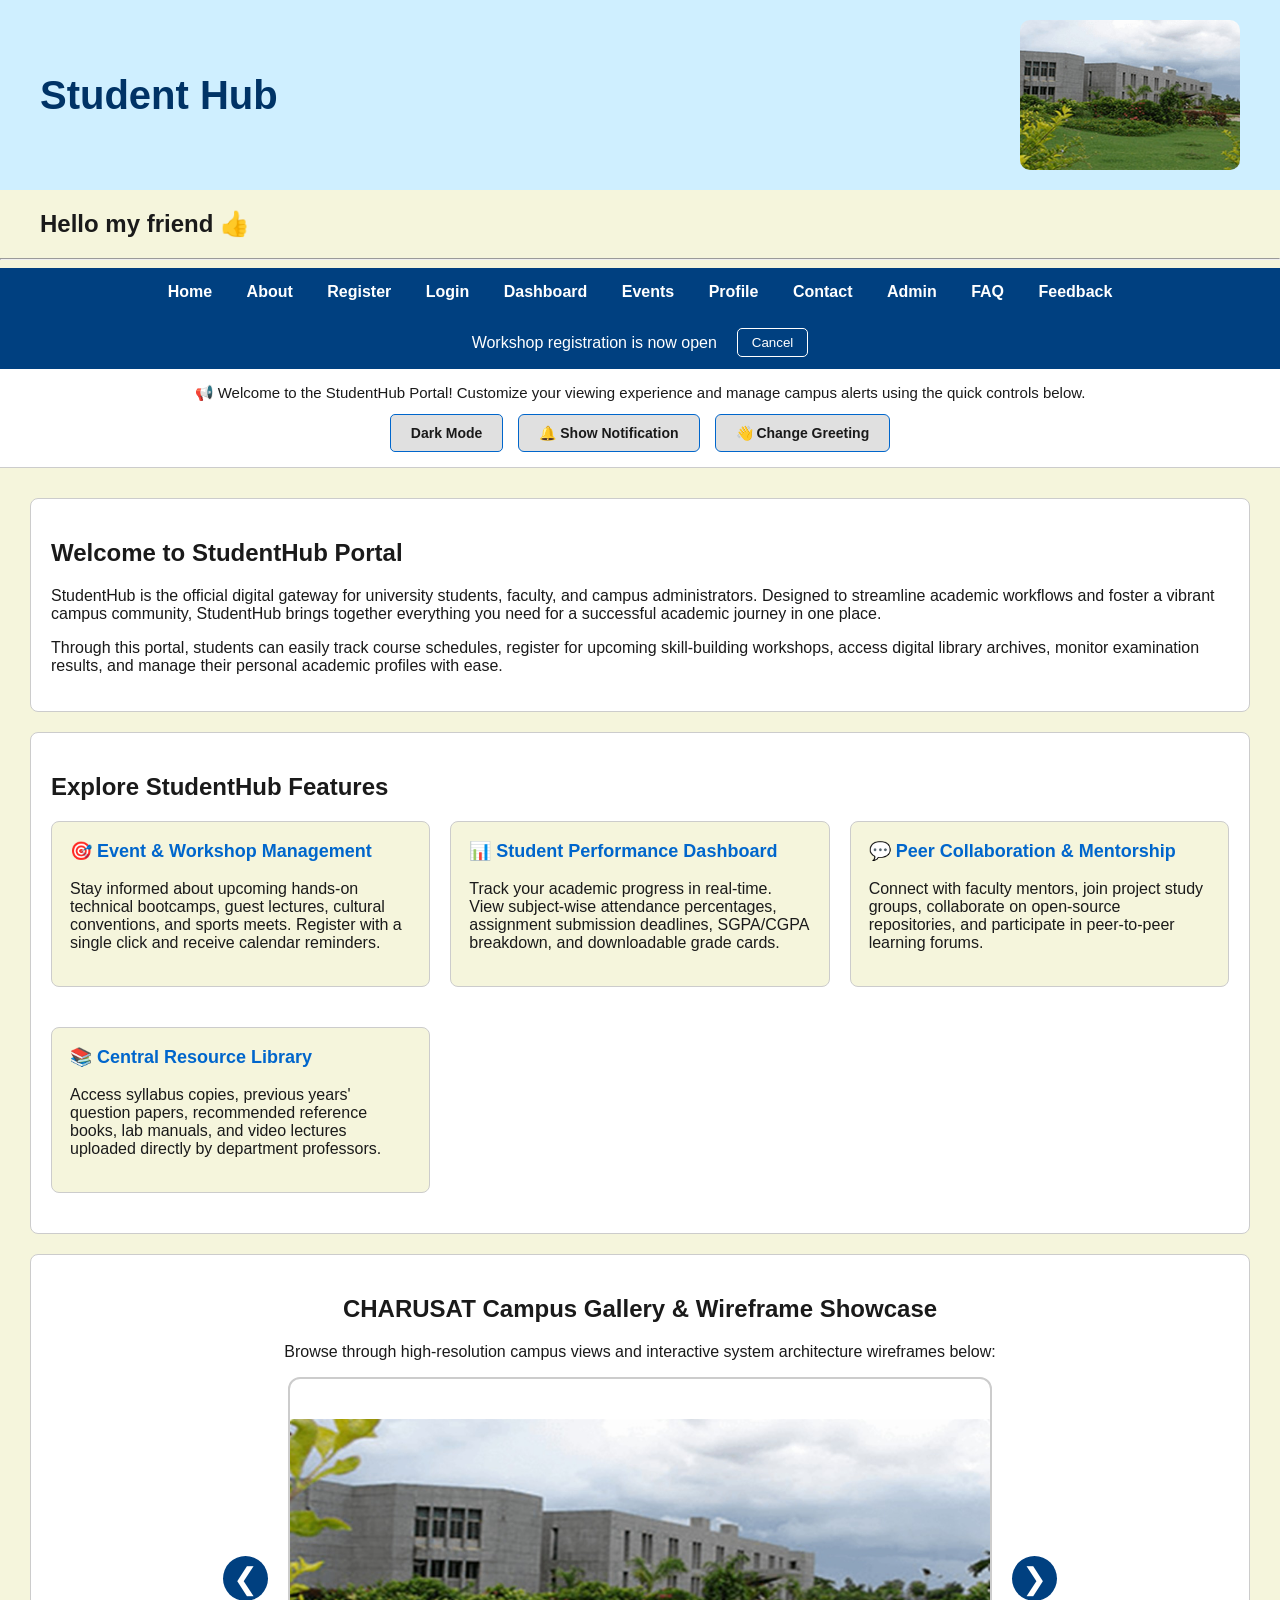
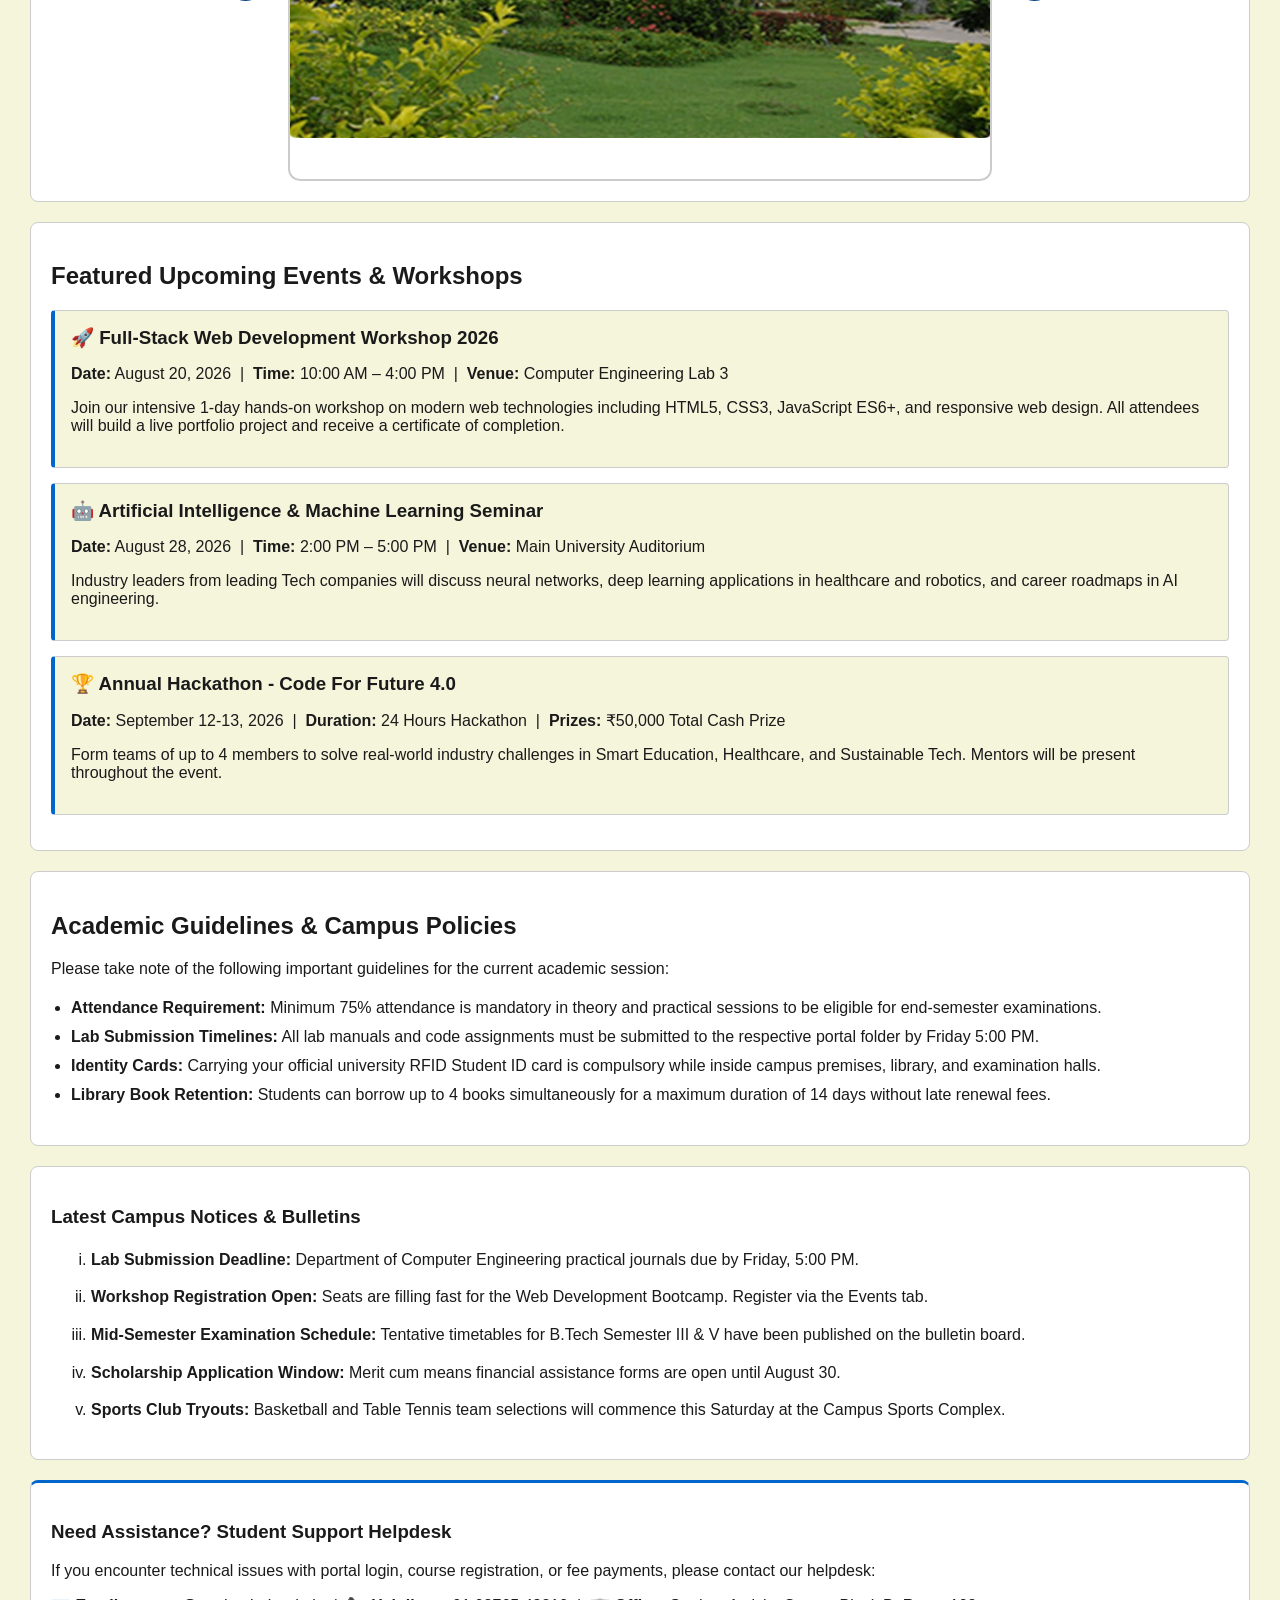
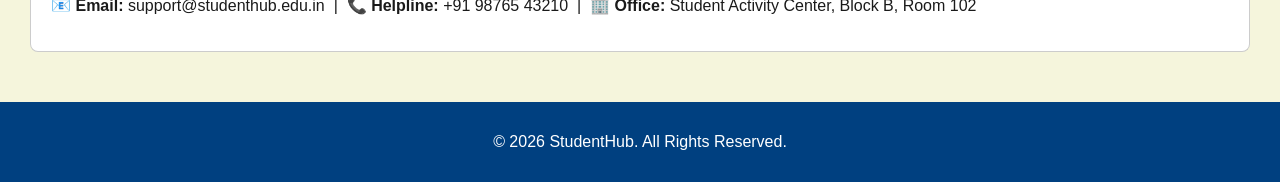
<file: index.html>
<!DOCTYPE html>
<html lang="en">
<head>
    <meta charset="UTF-8">
    <meta http-equiv="refresh" content="0; url=pages/index.html">
    <title>Redirecting to StudentHub...</title>
    <script>
        window.location.href = "pages/index.html";
    </script>
</head>
<body>
    <p>Redirecting to <a href="pages/index.html">StudentHub Portal</a>...</p>
</body>
</html>
</file>
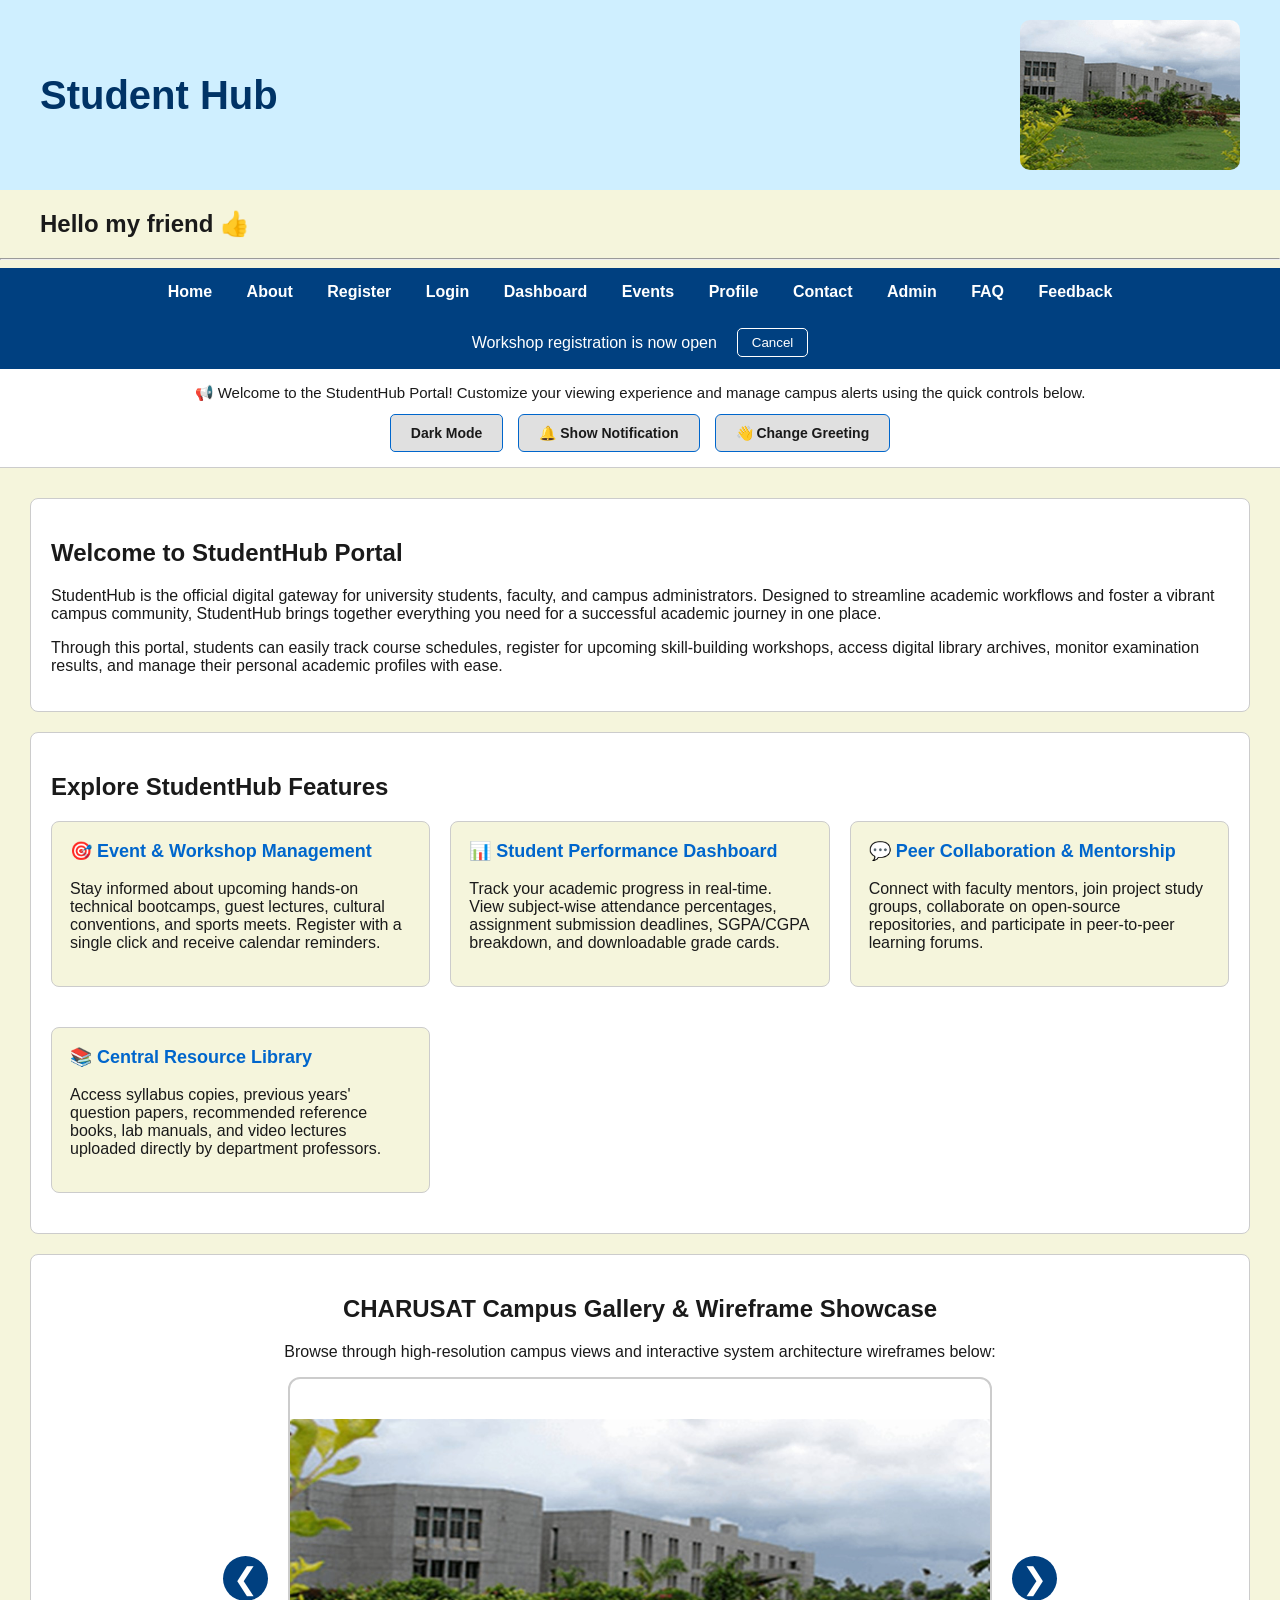
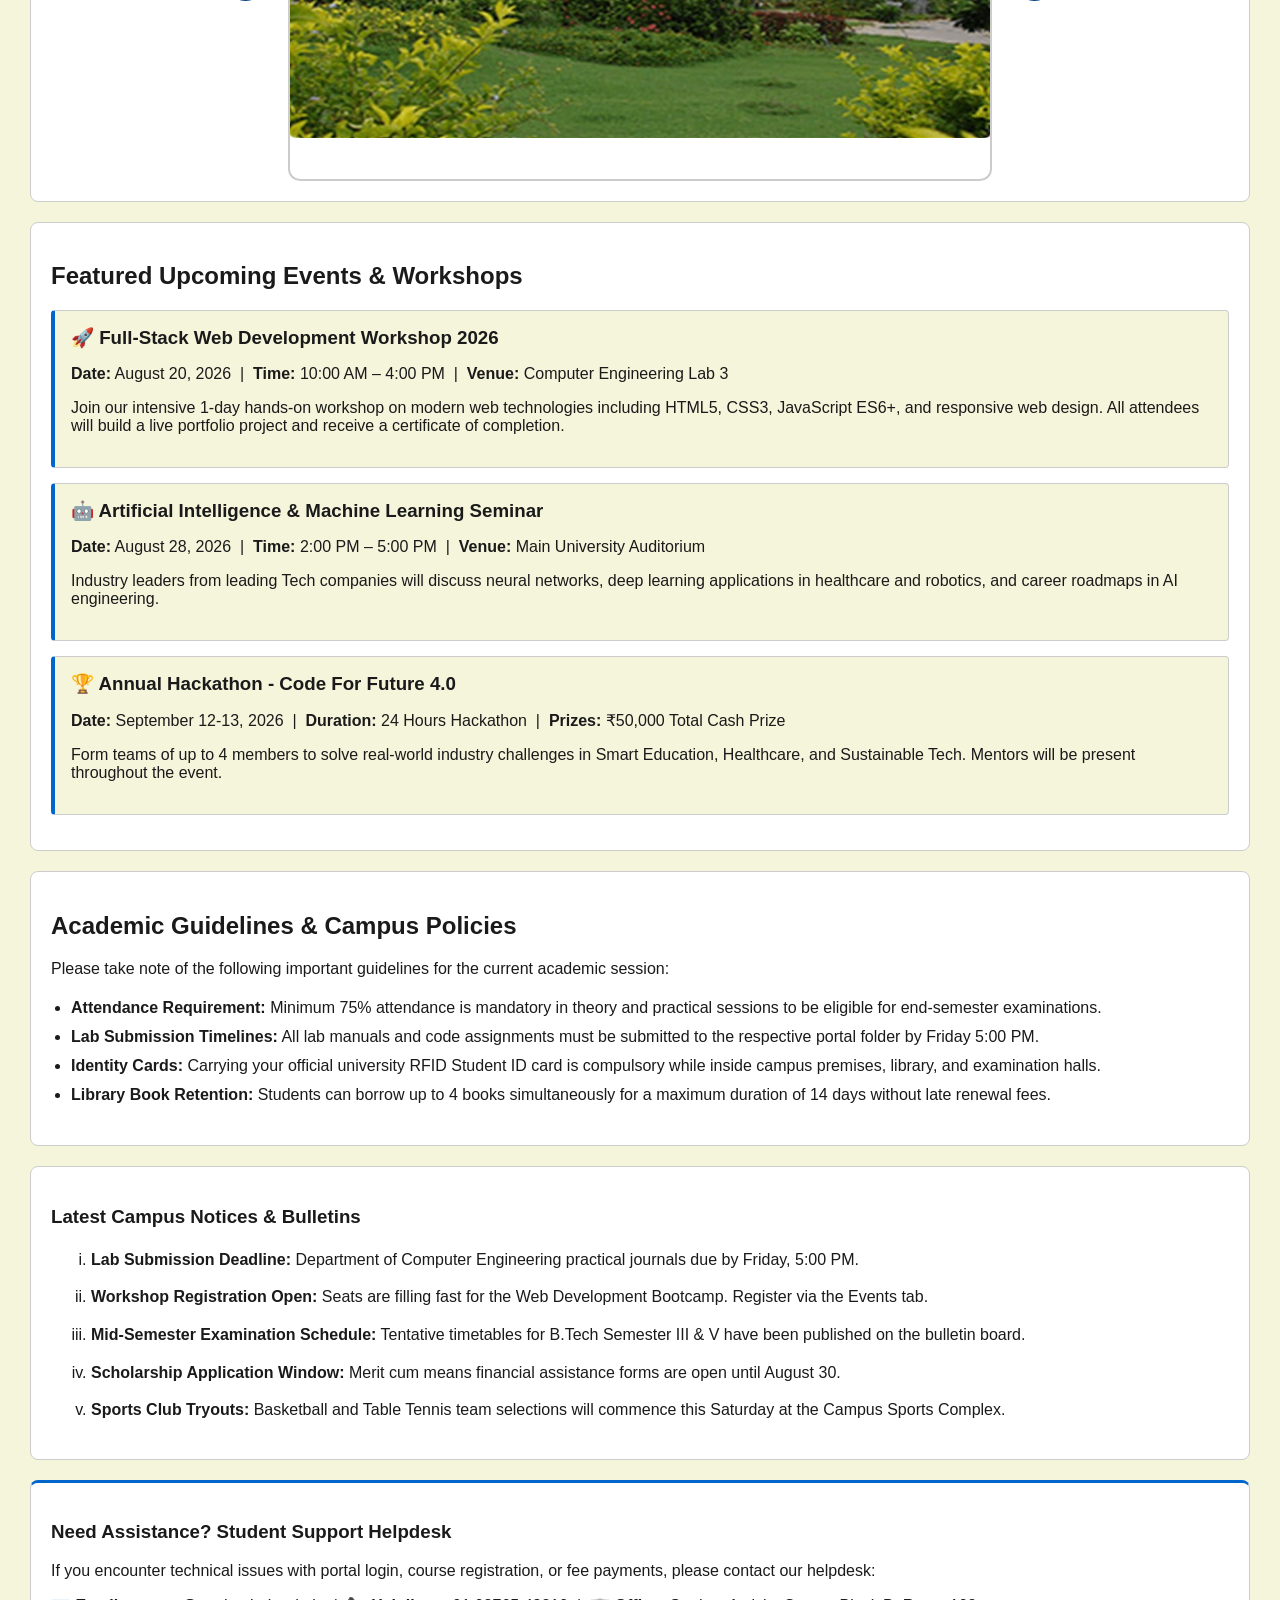
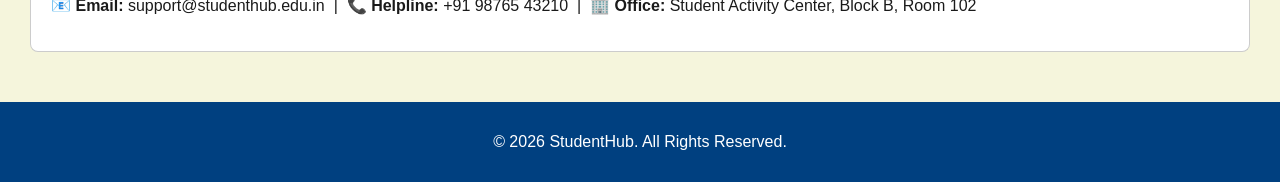
<file: pages/index.html>
<!DOCTYPE html>
<html lang="en">
<head>
    <meta charset="UTF-8">
    <meta name="viewport" content="width=device-width, initial-scale=1.0">

    <title>StudentHub - Home</title>

    <link rel="icon" type="image/png" href="../docs/sitemap.png">
    <link rel="stylesheet" href="../css/style.css">
</head>

<body>

    <header>
        <div class="heading-group">
            <h1>Student Hub</h1>

            <img
                src="../docs/campus.jpg"
                alt="StudentHub Campus"
                class="heading-img"
            >
        </div>
    </header>

    <h2 id="yug">Hello my friend 👍</h2>

    <hr>

    <nav class="nav-container">
        <a href="index.html">Home</a>
        <a href="about.html">About</a>
        <a href="register.html">Register</a>
        <a href="login.php">Login</a>
        <a href="dashboard.php">Dashboard</a>
        <a href="events.html">Events</a>
        <a href="profile.html">Profile</a>
        <a href="contact.html">Contact</a>
        <a href="admin.html">Admin</a>
        <a href="faq.html">FAQ</a>
        <a href="feedback.html">Feedback</a>
    </nav>

    <!-- Notification -->
    <div id="notification">
        <span>Workshop registration is now open</span>

        <button id="closeBtn">Cancel</button>
    </div>

    <!-- Control Panel / Action Bar below navbar & above Welcome section -->
    <div class="action-bar-container">
        <p class="quick-info-text">
            📢 Welcome to the StudentHub Portal! Customize your viewing experience and manage campus alerts using the quick controls below.
        </p>

        <div class="action-bar">
            <!-- Theme Toggle Button -->
            <button id="theme-toggle" class="action-btn">
                Dark Mode
            </button>

            <!-- Show Notification Button -->
            <button id="show-notification-btn" class="action-btn">
                🔔 Show Notification
            </button>

            <!-- Change Greeting Text Button -->
            <button id="change-text-btn" class="action-btn">
                👋 Change Greeting
            </button>
        </div>
    </div>

    <main>

        <!-- Welcome Section -->
        <section class="welcome-card">
            <h2>Welcome to StudentHub Portal</h2>

            <p>
                StudentHub is the official digital gateway for university students, faculty, and campus administrators. Designed to streamline academic workflows and foster a vibrant campus community, StudentHub brings together everything you need for a successful academic journey in one place.
            </p>
            <p>
                Through this portal, students can easily track course schedules, register for upcoming skill-building workshops, access digital library archives, monitor examination results, and manage their personal academic profiles with ease.
            </p>
        </section>

        <!-- Key Features Section -->
        <section class="features-section">
            <h2>Explore StudentHub Features</h2>

            <div class="feature-cards-grid">
                <article class="feature-box">
                    <h3>🎯 Event & Workshop Management</h3>
                    <p>
                        Stay informed about upcoming hands-on technical bootcamps, guest lectures, cultural conventions, and sports meets. Register with a single click and receive calendar reminders.
                    </p>
                </article>

                <article class="feature-box">
                    <h3>📊 Student Performance Dashboard</h3>
                    <p>
                        Track your academic progress in real-time. View subject-wise attendance percentages, assignment submission deadlines, SGPA/CGPA breakdown, and downloadable grade cards.
                    </p>
                </article>

                <article class="feature-box">
                    <h3>💬 Peer Collaboration & Mentorship</h3>
                    <p>
                        Connect with faculty mentors, join project study groups, collaborate on open-source repositories, and participate in peer-to-peer learning forums.
                    </p>
                </article>

                <article class="feature-box">
                    <h3>📚 Central Resource Library</h3>
                    <p>
                        Access syllabus copies, previous years' question papers, recommended reference books, lab manuals, and video lectures uploaded directly by department professors.
                    </p>
                </article>
            </div>
        </section>

        <!-- CHARUSAT Image Slider -->
        <section class="image-slider">

            <h2>CHARUSAT Campus Gallery & Wireframe Showcase</h2>
            <p>Browse through high-resolution campus views and interactive system architecture wireframes below:</p>

            <div class="slider-container">

                <button id="prev-slide" aria-label="Previous Slide">
                    &#10094;
                </button>

                <img
                    id="slider-image"
                    src="../docs/campus.jpg"
                    alt="CHARUSAT Campus"
                >

                <button id="next-slide" aria-label="Next Slide">
                    &#10095;
                </button>

            </div>

        </section>

        <!-- Detailed Upcoming Workshops & Seminars -->
        <section class="upcoming-events-container">
            <h2>Featured Upcoming Events & Workshops</h2>

            <article class="event-item">
                <h3>🚀 Full-Stack Web Development Workshop 2026</h3>
                <p>
                    <strong>Date:</strong> August 20, 2026 &nbsp;|&nbsp; <strong>Time:</strong> 10:00 AM – 4:00 PM &nbsp;|&nbsp; <strong>Venue:</strong> Computer Engineering Lab 3
                </p>
                <p>
                    Join our intensive 1-day hands-on workshop on modern web technologies including HTML5, CSS3, JavaScript ES6+, and responsive web design. All attendees will build a live portfolio project and receive a certificate of completion.
                </p>
            </article>

            <article class="event-item">
                <h3>🤖 Artificial Intelligence & Machine Learning Seminar</h3>
                <p>
                    <strong>Date:</strong> August 28, 2026 &nbsp;|&nbsp; <strong>Time:</strong> 2:00 PM – 5:00 PM &nbsp;|&nbsp; <strong>Venue:</strong> Main University Auditorium
                </p>
                <p>
                    Industry leaders from leading Tech companies will discuss neural networks, deep learning applications in healthcare and robotics, and career roadmaps in AI engineering.
                </p>
            </article>

            <article class="event-item">
                <h3>🏆 Annual Hackathon - Code For Future 4.0</h3>
                <p>
                    <strong>Date:</strong> September 12-13, 2026 &nbsp;|&nbsp; <strong>Duration:</strong> 24 Hours Hackathon &nbsp;|&nbsp; <strong>Prizes:</strong> ₹50,000 Total Cash Prize
                </p>
                <p>
                    Form teams of up to 4 members to solve real-world industry challenges in Smart Education, Healthcare, and Sustainable Tech. Mentors will be present throughout the event.
                </p>
            </article>
        </section>

        <!-- Academic Guidelines & Important Rules -->
        <section class="guidelines-section">
            <h2>Academic Guidelines & Campus Policies</h2>
            <p>Please take note of the following important guidelines for the current academic session:</p>

            <ul>
                <li><strong>Attendance Requirement:</strong> Minimum 75% attendance is mandatory in theory and practical sessions to be eligible for end-semester examinations.</li>
                <li><strong>Lab Submission Timelines:</strong> All lab manuals and code assignments must be submitted to the respective portal folder by Friday 5:00 PM.</li>
                <li><strong>Identity Cards:</strong> Carrying your official university RFID Student ID card is compulsory while inside campus premises, library, and examination halls.</li>
                <li><strong>Library Book Retention:</strong> Students can borrow up to 4 books simultaneously for a maximum duration of 14 days without late renewal fees.</li>
            </ul>
        </section>

        <!-- Latest Notices & Announcements -->
        <aside class="notices-section">
            <h3>Latest Campus Notices & Bulletins</h3>

            <ol type="i">
                <li>
                    <strong>Lab Submission Deadline:</strong> Department of Computer Engineering practical journals due by Friday, 5:00 PM.
                </li>
                <li>
                    <strong>Workshop Registration Open:</strong> Seats are filling fast for the Web Development Bootcamp. Register via the Events tab.
                </li>
                <li>
                    <strong>Mid-Semester Examination Schedule:</strong> Tentative timetables for B.Tech Semester III & V have been published on the bulletin board.
                </li>
                <li>
                    <strong>Scholarship Application Window:</strong> Merit cum means financial assistance forms are open until August 30.
                </li>
                <li>
                    <strong>Sports Club Tryouts:</strong> Basketball and Table Tennis team selections will commence this Saturday at the Campus Sports Complex.
                </li>
            </ol>
        </aside>

        <!-- Quick Contact Info Card -->
        <section class="quick-contact-box">
            <h3>Need Assistance? Student Support Helpdesk</h3>
            <p>If you encounter technical issues with portal login, course registration, or fee payments, please contact our helpdesk:</p>
            <p>
                📧 <strong>Email:</strong> support@studenthub.edu.in &nbsp;|&nbsp; 📞 <strong>Helpline:</strong> +91 98765 43210 &nbsp;|&nbsp; 🏢 <strong>Office:</strong> Student Activity Center, Block B, Room 102
            </p>
        </section>

    </main>

    <footer>
        <p>&copy; 2026 StudentHub. All Rights Reserved.</p>
    </footer>

    <script src="../js/script.js"></script>

</body>
</html>
</file>
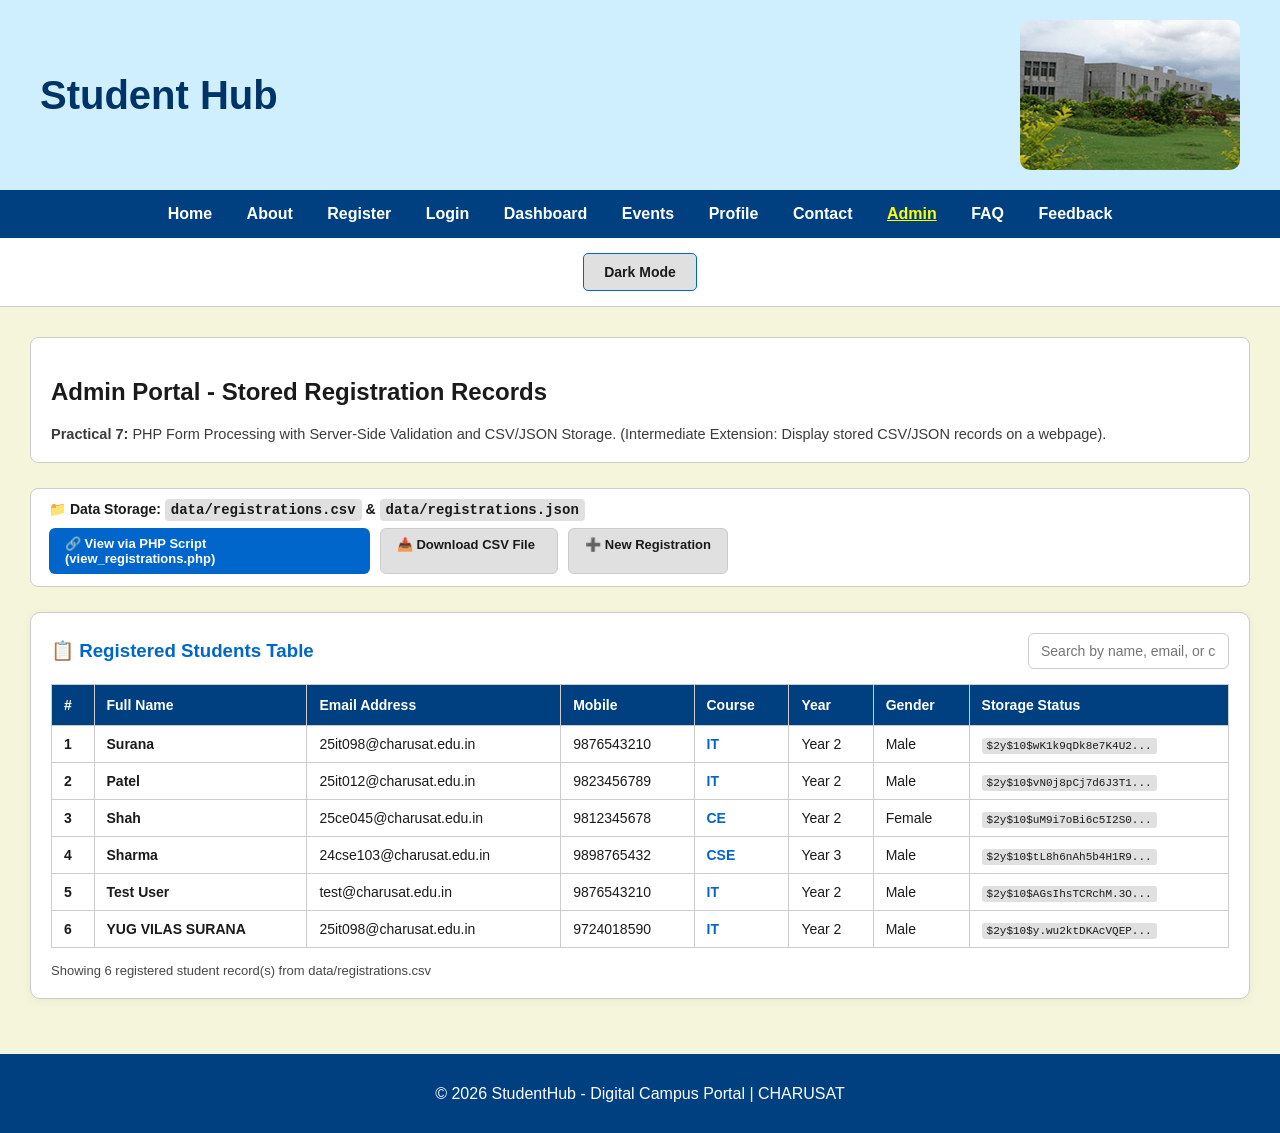
<file: pages/admin.html>
<!DOCTYPE html>
<html lang="en">

<head>
    <meta charset="UTF-8">
    <meta name="viewport" content="width=device-width, initial-scale=1.0">
    <title>StudentHub - Admin &amp; Stored Registrations (Practical 7)</title>
    <link rel="icon" type="image/png" href="../docs/sitemap.png">
    <link rel="stylesheet" href="../css/style.css">
</head>

<body>

    <!-- Header -->
    <header>
        <div class="heading-group">
            <h1>Student Hub</h1>

            <img
                src="../docs/campus.jpg"
                alt="StudentHub Campus"
                class="heading-img"
            >
        </div>
    </header>

    <!-- Navigation Bar -->
    <nav class="nav-container">
        <a href="index.html">Home</a>
        <a href="about.html">About</a>
        <a href="register.html">Register</a>
        <a href="login.html">Login</a>
        <a href="dashboard.html">Dashboard</a>
        <a href="events.html">Events</a>
        <a href="profile.html">Profile</a>
        <a href="contact.html">Contact</a>
        <a href="admin.html" class="active">Admin</a>
        <a href="faq.html">FAQ</a>
        <a href="feedback.html">Feedback</a>
    </nav>

    <!-- Theme Switcher Action Bar -->
    <div class="action-bar-container">
        <div class="action-bar">
            <button id="theme-toggle" class="action-btn">
                Dark Mode
            </button>
        </div>
    </div>

    <!-- Main Content -->
    <main>
        <section class="welcome-card" style="margin-bottom: 25px;">
            <h2>Admin Portal - Stored Registration Records</h2>
            <p style="margin: 0; opacity: 0.85; font-size: 14.5px;">
                <strong>Practical 7:</strong> PHP Form Processing with Server-Side Validation and CSV/JSON Storage.
                (Intermediate Extension: Display stored CSV/JSON records on a webpage).
            </p>
        </section>

        <!-- Action / Quick Links Bar -->
        <div class="status-bar" style="margin-bottom: 25px;">
            <div style="font-size: 14px; font-weight: 600;">
                📁 Data Storage: <code style="background: var(--button-bg); padding: 3px 6px; border-radius: 4px;">data/registrations.csv</code> &amp; <code style="background: var(--button-bg); padding: 3px 6px; border-radius: 4px;">data/registrations.json</code>
            </div>
            <div style="display: flex; gap: 10px; flex-wrap: wrap;">
                <a href="../php/view_registrations.php" class="btn-primary-submit" style="text-decoration: none; padding: 8px 16px; font-size: 13px;" target="_blank">
                    🔗 View via PHP Script (view_registrations.php)
                </a>
                <a href="../data/registrations.csv" class="btn-secondary-reset" style="text-decoration: none; padding: 8px 16px; font-size: 13px;" download>
                    📥 Download CSV File
                </a>
                <a href="register.html" class="cache-btn" style="text-decoration: none; padding: 8px 16px; font-size: 13px;">
                    ➕ New Registration
                </a>
            </div>
        </div>

        <!-- Stored Records Table Card -->
        <div class="toolbar-card">
            <div style="display: flex; justify-content: space-between; align-items: center; margin-bottom: 15px; flex-wrap: wrap; gap: 10px;">
                <h3 style="margin: 0; color: var(--accent-color);">📋 Registered Students Table</h3>
                <input
                    type="text"
                    id="adminSearchInput"
                    class="toolbar-input"
                    placeholder="Search by name, email, or course..."
                    style="max-width: 300px;">
            </div>

            <div style="overflow-x: auto;">
                <table style="width: 100%; border-collapse: collapse; background-color: var(--card-bg); font-size: 14px;">
                    <thead>
                        <tr style="background-color: var(--nav-bg); color: #ffffff;">
                            <th style="padding: 12px; text-align: left; border: 1px solid var(--border-color);">#</th>
                            <th style="padding: 12px; text-align: left; border: 1px solid var(--border-color);">Full Name</th>
                            <th style="padding: 12px; text-align: left; border: 1px solid var(--border-color);">Email Address</th>
                            <th style="padding: 12px; text-align: left; border: 1px solid var(--border-color);">Mobile</th>
                            <th style="padding: 12px; text-align: left; border: 1px solid var(--border-color);">Course</th>
                            <th style="padding: 12px; text-align: left; border: 1px solid var(--border-color);">Year</th>
                            <th style="padding: 12px; text-align: left; border: 1px solid var(--border-color);">Gender</th>
                            <th style="padding: 12px; text-align: left; border: 1px solid var(--border-color);">Storage Status</th>
                        </tr>
                    </thead>
                    <tbody id="registrationsTableBody">
                        <tr>
                            <td colspan="8" style="padding: 20px; text-align: center;">Loading stored registrations...</td>
                        </tr>
                    </tbody>
                </table>
            </div>

            <div id="tableRecordCount" style="margin-top: 15px; font-size: 13px; opacity: 0.8;"></div>
        </div>

    </main>

    <!-- Footer -->
    <footer>
        <p>&copy; 2026 StudentHub - Digital Campus Portal | CHARUSAT</p>
    </footer>

    <!-- Shared Portal Scripts -->
    <script src="../js/script.js"></script>

    <!-- Admin Table Rendering Script (Vanilla JS) -->
    <script>
        (function () {
            const tableBody = document.getElementById("registrationsTableBody");
            const searchInput = document.getElementById("adminSearchInput");
            const countText = document.getElementById("tableRecordCount");
            let allRecords = [];

            // Fetch and parse stored registrations directly from CSV file
            fetch("../data/registrations.csv")
                .then(res => {
                    if (!res.ok) throw new Error("Could not load CSV");
                    return res.text();
                })
                .then(csvText => {
                    allRecords = parseCSV(csvText);
                    renderTable(allRecords);
                })
                .catch(err => {
                    console.warn("Could not fetch registrations.csv, falling back to registrations.json", err);
                    fetch("../data/registrations.json")
                        .then(r => r.json())
                        .then(data => {
                            allRecords = data;
                            renderTable(allRecords);
                        })
                        .catch(() => {
                            allRecords = [
                                { name: "Yug Surana", email: "25it098@charusat.edu.in", mobile: "9876543210", password: "$2y$10$wK1k...", course: "IT", year: "2", gender: "male" },
                                { name: "YUG VILAS SURANA", email: "25it098@charusat.edu.in", mobile: "9724018590", password: "$2y$10$y.wu...", course: "IT", year: "2", gender: "male" }
                            ];
                            renderTable(allRecords);
                        });
                });

            function parseCSV(text) {
                const lines = text.trim().split(/\r?\n/);
                if (lines.length <= 1) return [];

                const records = [];
                // Skip header (lines[0])
                for (let i = 1; i < lines.length; i++) {
                    const line = lines[i].trim();
                    if (!line) continue;

                    // Simple CSV row parser handling quoted strings
                    const match = line.match(/(".*?"|[^",\s]+)(?=\s*,|\s*$)/g) || line.split(",");
                    const clean = match.map(v => v.replace(/^"|"$/g, '').trim());

                    if (clean.length >= 6) {
                        records.push({
                            name: clean[0] || "",
                            email: clean[1] || "",
                            mobile: clean[2] || "",
                            password: clean[3] || "",
                            course: clean[4] || "",
                            year: clean[5] || "",
                            gender: clean[6] || ""
                        });
                    }
                }
                return records;
            }

            function renderTable(records) {
                if (!records || records.length === 0) {
                    tableBody.innerHTML = `<tr><td colspan="8" style="padding: 25px; text-align: center;">No registered records found in registrations.csv.</td></tr>`;
                    countText.textContent = "Showing 0 records";
                    return;
                }

                countText.textContent = `Showing ${records.length} registered student record(s) from data/registrations.csv`;

                tableBody.innerHTML = records.map((r, idx) => `
                    <tr style="border-bottom: 1px solid var(--border-color);">
                        <td style="padding: 10px 12px; border: 1px solid var(--border-color); font-weight: bold;">${idx + 1}</td>
                        <td style="padding: 10px 12px; border: 1px solid var(--border-color); font-weight: 600;">${escapeHtml(r.name)}</td>
                        <td style="padding: 10px 12px; border: 1px solid var(--border-color);">${escapeHtml(r.email)}</td>
                        <td style="padding: 10px 12px; border: 1px solid var(--border-color);">${escapeHtml(r.mobile)}</td>
                        <td style="padding: 10px 12px; border: 1px solid var(--border-color); font-weight: bold; color: var(--accent-color);">${escapeHtml(r.course)}</td>
                        <td style="padding: 10px 12px; border: 1px solid var(--border-color);">Year ${escapeHtml(r.year)}</td>
                        <td style="padding: 10px 12px; border: 1px solid var(--border-color); text-transform: capitalize;">${escapeHtml(r.gender)}</td>
                        <td style="padding: 10px 12px; border: 1px solid var(--border-color);">
                            <code style="font-size:11px; font-family:monospace; background:var(--button-bg); padding:2px 5px; border-radius:3px; word-break:break-all;" title="${escapeHtml(r.password)}">
                                ${escapeHtml(r.password.slice(0, 22))}...
                            </code>
                        </td>
                    </tr>
                `).join("");
            }

            if (searchInput) {
                searchInput.addEventListener("input", function () {
                    const q = this.value.trim().toLowerCase();
                    const filtered = allRecords.filter(r =>
                        (r.name && r.name.toLowerCase().includes(q)) ||
                        (r.email && r.email.toLowerCase().includes(q)) ||
                        (r.course && r.course.toLowerCase().includes(q)) ||
                        (r.mobile && r.mobile.includes(q))
                    );
                    renderTable(filtered);
                });
            }

            function escapeHtml(str) {
                if (!str) return "";
                return String(str)
                    .replace(/&/g, "&amp;")
                    .replace(/</g, "&lt;")
                    .replace(/>/g, "&gt;")
                    .replace(/"/g, "&quot;")
                    .replace(/'/g, "&#39;");
            }
        })();
    </script>

</body>

</html>
</file>
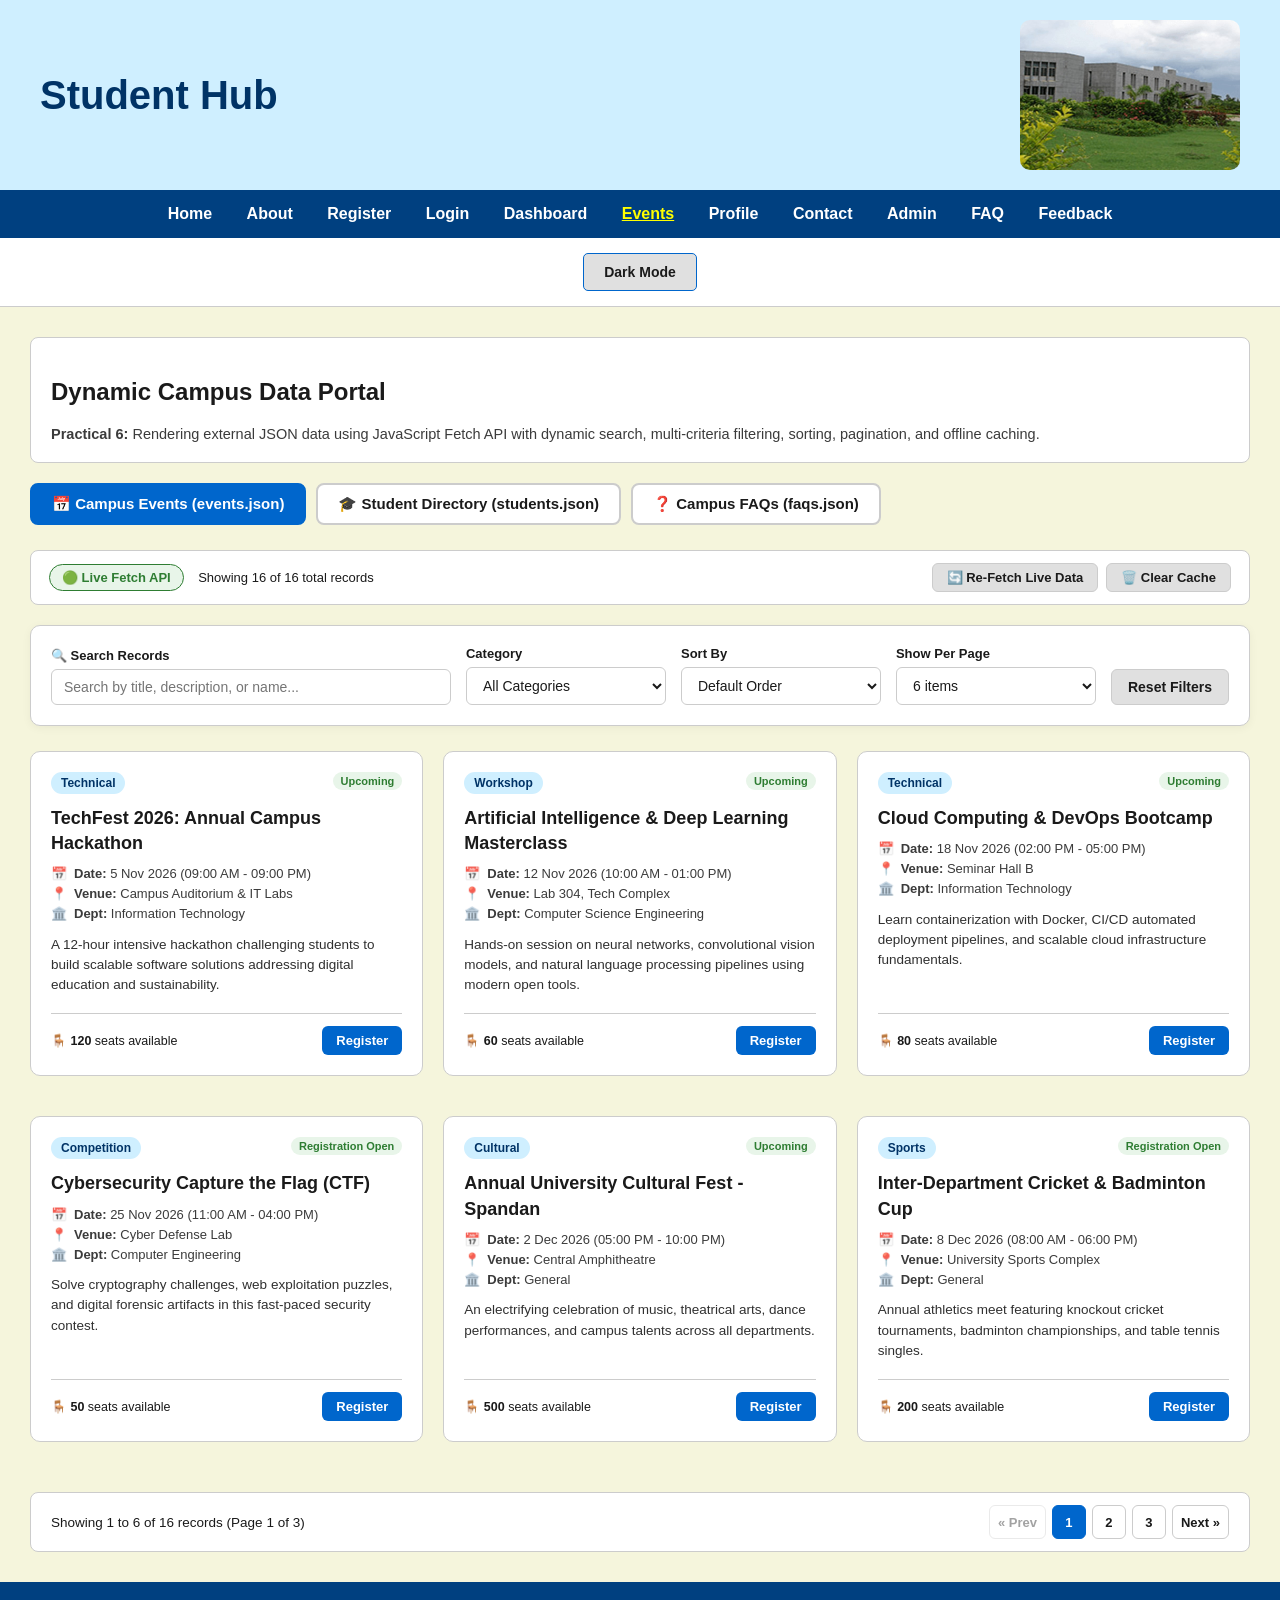
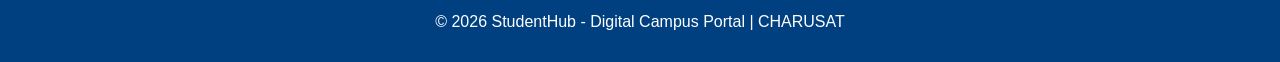
<file: pages/events.html>
<!DOCTYPE html>
<html lang="en">

<head>
    <meta charset="UTF-8">
    <meta name="viewport" content="width=device-width, initial-scale=1.0">
    <title>StudentHub - Events &amp; Student Directory (Practical 6)</title>
    <link rel="icon" type="image/png" href="../docs/sitemap.png">
    <link rel="stylesheet" href="../css/style.css">
</head>

<body>

    <!-- Header -->
    <header>
        <div class="heading-group">
            <h1>Student Hub</h1>

            <img
                src="../docs/campus.jpg"
                alt="StudentHub Campus"
                class="heading-img"
            >
        </div>
    </header>

    <!-- Navigation Bar -->
    <nav class="nav-container">
        <a href="index.html">Home</a>
        <a href="about.html">About</a>
        <a href="register.html">Register</a>
        <a href="login.html">Login</a>
        <a href="dashboard.html">Dashboard</a>
        <a href="events.html" class="active">Events</a>
        <a href="profile.html">Profile</a>
        <a href="contact.html">Contact</a>
        <a href="admin.html">Admin</a>
        <a href="faq.html">FAQ</a>
        <a href="feedback.html">Feedback</a>
    </nav>

    <!-- Theme Switcher Action Bar -->
    <div class="action-bar-container">
        <div class="action-bar">
            <button id="theme-toggle" class="action-btn">
                Dark Mode
            </button>
        </div>
    </div>

    <!-- Main Content -->
    <main>

        <section class="welcome-card" style="margin-bottom: 20px;">
            <h2>Dynamic Campus Data Portal</h2>
            <p style="margin: 0; opacity: 0.85; font-size: 14.5px;">
                <strong>Practical 6:</strong> Rendering external JSON data using JavaScript Fetch API with dynamic search, multi-criteria filtering, sorting, pagination, and offline caching.
            </p>
        </section>

        <!-- View Tabs: Switch between Events, Students, and FAQs -->
        <div class="view-tabs" role="tablist" aria-label="Data Views">
            <button id="tabEvents" class="tab-btn active" role="tab" aria-selected="true">
                📅 Campus Events (events.json)
            </button>
            <button id="tabStudents" class="tab-btn" role="tab" aria-selected="false">
                🎓 Student Directory (students.json)
            </button>
            <button id="tabFaqs" class="tab-btn" role="tab" aria-selected="false">
                ❓ Campus FAQs (faqs.json)
            </button>
        </div>

        <!-- Status & Offline Cache Bar (Advanced Extension) -->
        <div class="status-bar">
            <div>
                <span id="dataSourceBadge" class="cache-badge live">
                    🟢 Live Fetch API
                </span>
                <span id="recordCountText" style="margin-left: 10px; font-size: 13px; font-weight: 500;">
                    Loading records...
                </span>
            </div>

            <div style="display: flex; gap: 8px;">
                <button id="forceRefreshBtn" class="cache-btn" title="Force re-fetch from external JSON">
                    🔄 Re-Fetch Live Data
                </button>
                <button id="clearCacheBtn" class="cache-btn" title="Clear localStorage cache">
                    🗑️ Clear Cache
                </button>
            </div>
        </div>

        <!-- Filter & Search Toolbar -->
        <div class="toolbar-card">
            <div class="toolbar-grid">
                <!-- Search Input -->
                <div class="toolbar-group">
                    <label for="searchInput">🔍 Search Records</label>
                    <input
                        type="text"
                        id="searchInput"
                        class="toolbar-input"
                        placeholder="Search by title, description, or name..."
                        autocomplete="off">
                </div>

                <!-- Primary Filter Dropdown -->
                <div class="toolbar-group">
                    <label for="categoryFilter" id="categoryFilterLabel">Category</label>
                    <select id="categoryFilter" class="toolbar-select">
                        <option value="ALL">All Categories</option>
                    </select>
                </div>

                <!-- Sort Dropdown -->
                <div class="toolbar-group">
                    <label for="sortFilter">Sort By</label>
                    <select id="sortFilter" class="toolbar-select">
                        <option value="default">Default Order</option>
                        <option value="name-asc">Name: A to Z</option>
                        <option value="name-desc">Name: Z to A</option>
                        <option value="date-newest">Date: Newest First</option>
                        <option value="date-oldest">Date: Oldest First</option>
                    </select>
                </div>

                <!-- Page Size Selector -->
                <div class="toolbar-group">
                    <label for="pageSizeSelect">Show Per Page</label>
                    <select id="pageSizeSelect" class="toolbar-select">
                        <option value="6" selected>6 items</option>
                        <option value="9">9 items</option>
                        <option value="12">12 items</option>
                        <option value="999">Show All</option>
                    </select>
                </div>

                <!-- Reset Filters Button -->
                <div class="toolbar-group">
                    <button id="resetFiltersBtn" class="btn-reset-filters">
                        Reset Filters
                    </button>
                </div>
            </div>

            <!-- Intermediate Extension: Dependent Dropdowns (Country -> State -> City) -->
            <div id="dependentDropdownsSection" class="dependent-dropdowns-section" style="display: none;">
                <div class="dependent-title">
                    🗺️ Location Filter (Dependent Dropdowns: Country &rarr; State &rarr; City)
                </div>
                <div class="dependent-grid">
                    <div class="toolbar-group">
                        <label for="countrySelect">1. Select Country</label>
                        <select id="countrySelect" class="toolbar-select">
                            <option value="">-- All Countries --</option>
                        </select>
                    </div>

                    <div class="toolbar-group">
                        <label for="stateSelect">2. Select State</label>
                        <select id="stateSelect" class="toolbar-select" disabled>
                            <option value="">-- Select Country First --</option>
                        </select>
                    </div>

                    <div class="toolbar-group">
                        <label for="citySelect">3. Select City</label>
                        <select id="citySelect" class="toolbar-select" disabled>
                            <option value="">-- Select State First --</option>
                        </select>
                    </div>
                </div>
            </div>
        </div>

        <!-- Loading State -->
        <div id="loadingBox" class="loading-box" role="status">
            <div class="spinner"></div>
            <p style="margin: 0; font-weight: 600;">Fetching external JSON dataset using Fetch API...</p>
        </div>

        <!-- Error State -->
        <div id="errorBox" class="error-box" role="alert" style="display: none;">
            <p id="errorMessage" style="margin: 0 0 10px 0; font-weight: 600;"></p>
            <button id="retryFetchBtn" class="btn-card-action">Retry Fetch</button>
        </div>

        <!-- Empty State -->
        <div id="emptyBox" class="empty-box" style="display: none;">
            <p style="font-size: 16px; font-weight: 600; margin-bottom: 6px;">No matching records found</p>
            <p style="font-size: 13.5px; opacity: 0.8; margin: 0;">Try adjusting your search query or reset the filters.</p>
        </div>

        <!-- Dynamic Data Render Containers -->
        <div id="dataGrid" class="data-grid"></div>
        <div id="faqList" class="faq-list" style="display: none;"></div>

        <!-- Pagination Controls -->
        <div id="paginationContainer" class="pagination-container" style="display: none;">
            <div id="paginationInfo" class="pagination-info">
                Showing 1 - 6 of 16 records
            </div>

            <div id="paginationButtons" class="pagination-buttons">
                <!-- Page buttons injected via JS -->
            </div>
        </div>

    </main>

    <!-- Footer -->
    <footer>
        <p>&copy; 2026 StudentHub - Digital Campus Portal | CHARUSAT</p>
    </footer>

    <!-- Shared Portal Scripts -->
    <script src="../js/script.js"></script>

    <!-- Practical 6 Modular Script (Fetch, Filter, Sort, Pagination, Cache) -->
    <script src="../js/practical6.js"></script>

</body>

</html>
</file>
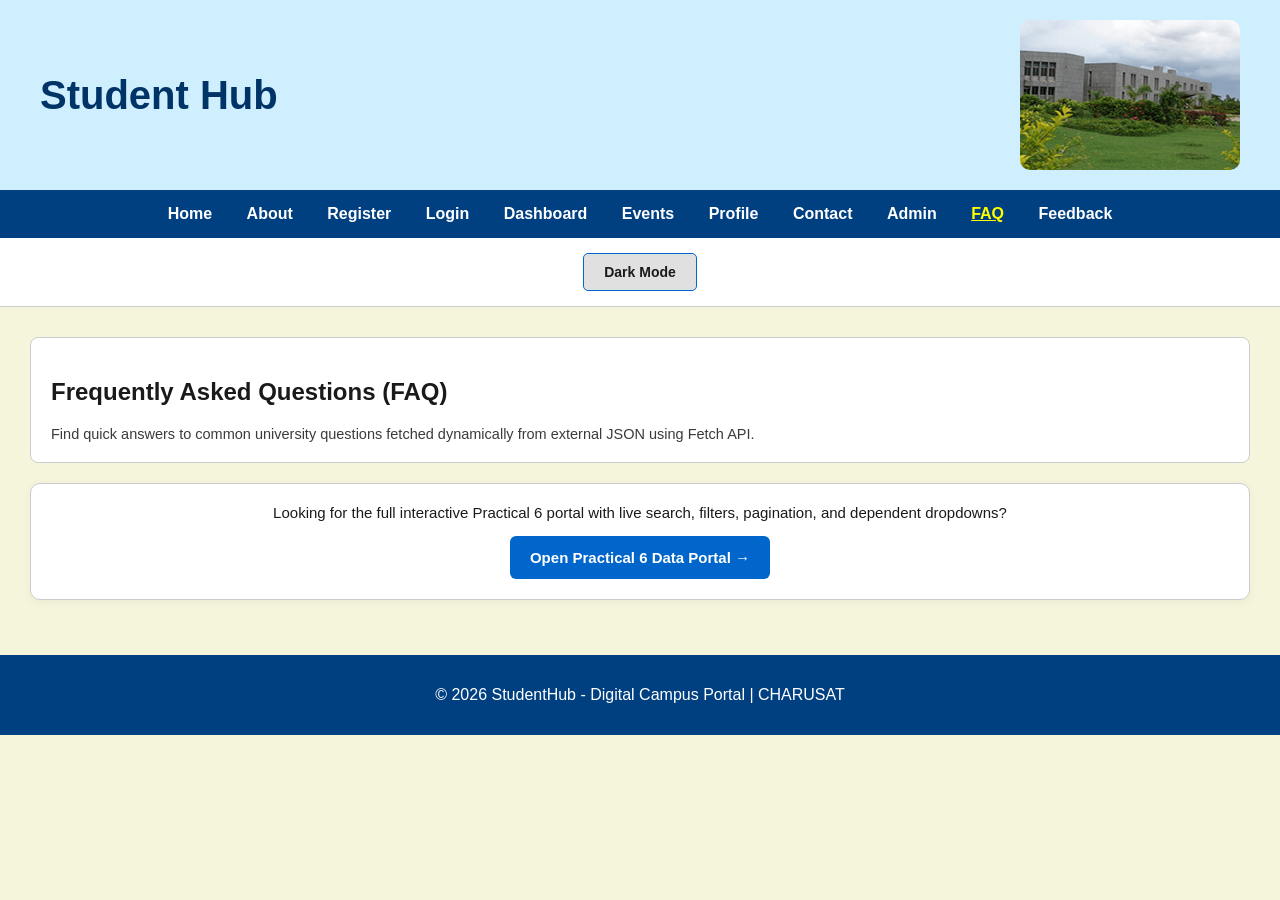
<file: pages/faq.html>
<!DOCTYPE html>
<html lang="en">

<head>
    <meta charset="UTF-8">
    <meta name="viewport" content="width=device-width, initial-scale=1.0">
    <title>StudentHub - Frequently Asked Questions</title>
    <link rel="icon" type="image/png" href="../docs/sitemap.png">
    <link rel="stylesheet" href="../css/style.css">
</head>

<body>

    <!-- Header -->
    <header>
        <div class="heading-group">
            <h1>Student Hub</h1>

            <img
                src="../docs/campus.jpg"
                alt="StudentHub Campus"
                class="heading-img"
            >
        </div>
    </header>

    <!-- Navigation Bar -->
    <nav class="nav-container">
        <a href="index.html">Home</a>
        <a href="about.html">About</a>
        <a href="register.html">Register</a>
        <a href="login.html">Login</a>
        <a href="dashboard.html">Dashboard</a>
        <a href="events.html">Events</a>
        <a href="profile.html">Profile</a>
        <a href="contact.html">Contact</a>
        <a href="admin.html">Admin</a>
        <a href="faq.html" class="active">FAQ</a>
        <a href="feedback.html">Feedback</a>
    </nav>

    <!-- Theme Switcher Action Bar -->
    <div class="action-bar-container">
        <div class="action-bar">
            <button id="theme-toggle" class="action-btn">
                Dark Mode
            </button>
        </div>
    </div>

    <!-- Main Content -->
    <main>
        <section class="welcome-card" style="margin-bottom: 20px;">
            <h2>Frequently Asked Questions (FAQ)</h2>
            <p style="margin: 0; opacity: 0.85; font-size: 14.5px;">
                Find quick answers to common university questions fetched dynamically from external JSON using Fetch API.
            </p>
        </section>

        <!-- Redirect Banner to Interactive Events & Data Portal -->
        <div class="toolbar-card" style="text-align: center;">
            <p style="margin: 0 0 15px 0; font-size: 15px; font-weight: 500;">
                Looking for the full interactive Practical 6 portal with live search, filters, pagination, and dependent dropdowns?
            </p>
            <a href="events.html" class="btn-primary-submit" style="display: inline-block; text-decoration: none; max-width: 300px;">
                Open Practical 6 Data Portal &rarr;
            </a>
        </div>
    </main>

    <!-- Footer -->
    <footer>
        <p>&copy; 2026 StudentHub - Digital Campus Portal | CHARUSAT</p>
    </footer>

    <!-- Shared Portal Scripts -->
    <script src="../js/script.js"></script>

</body>

</html>
</file>
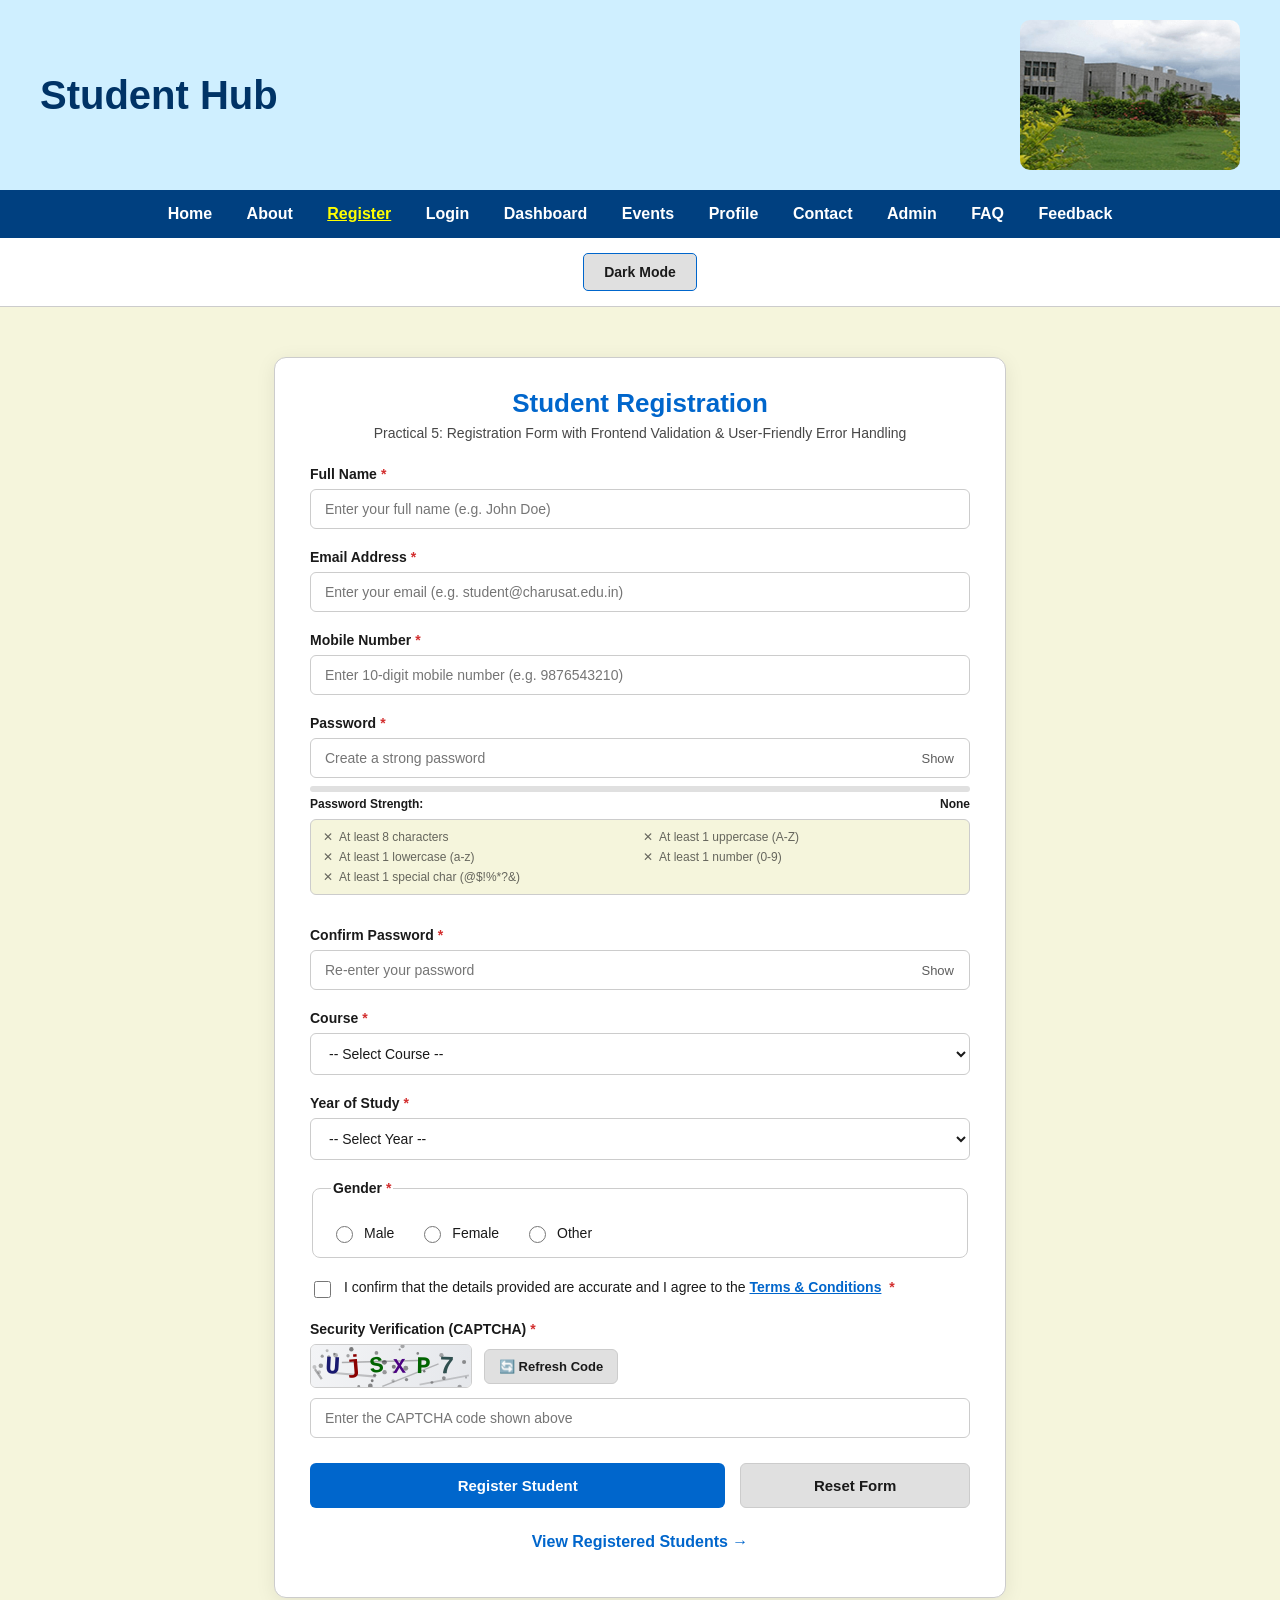
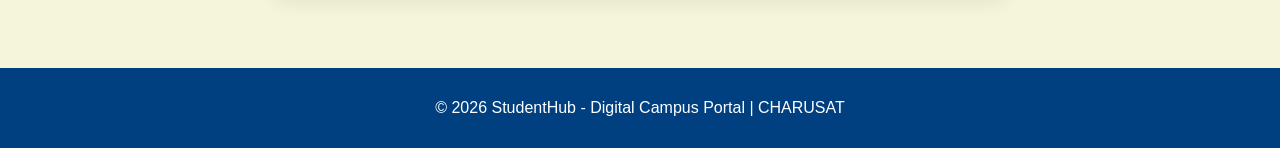
<file: pages/register.html>
<!DOCTYPE html>
<html lang="en">

<head>
    <meta charset="UTF-8">
    <meta name="viewport" content="width=device-width, initial-scale=1.0">
    <title>StudentHub - Registration</title>
    <link rel="icon" type="image/png" href="../docs/sitemap.png">
    <link rel="stylesheet" href="../css/style.css">
</head>

<body>

    <!-- Header -->
    <header>
        <div class="heading-group">
            <h1>Student Hub</h1>

            <img
                src="../docs/campus.jpg"
                alt="StudentHub Campus"
                class="heading-img"
            >
        </div>
    </header>

    <!-- Navigation Bar -->
    <nav class="nav-container">
        <a href="index.html">Home</a>
        <a href="about.html">About</a>
        <a href="register.html" class="active">Register</a>
        <a href="login.html">Login</a>
        <a href="dashboard.html">Dashboard</a>
        <a href="events.html">Events</a>
        <a href="profile.html">Profile</a>
        <a href="contact.html">Contact</a>
        <a href="admin.html">Admin</a>
        <a href="faq.html">FAQ</a>
        <a href="feedback.html">Feedback</a>
    </nav>

    <!-- Theme & Quick Action Bar -->
    <div class="action-bar-container">
        <div class="action-bar">
            <button id="theme-toggle" class="action-btn">
                Dark Mode
            </button>
        </div>
    </div>

    <!-- Registration Section -->
    <main>
        <section id="registration" class="registration-card">
            <h2>Student Registration</h2>
            <p class="form-subtitle">Practical 5: Registration Form with Frontend Validation &amp; User-Friendly Error Handling</p>

            <!-- Global Form Status Alerts -->
            <div id="formSuccessMessage" class="form-alert alert-success" role="status" aria-live="polite" style="display: none;"></div>
            <div id="formErrorMessage" class="form-alert alert-error" role="alert" aria-live="assertive" style="display: none;"></div>

            <form
                id="registrationForm"
                action="../php/process_registrations.php"
                method="POST"
                novalidate>

                <!-- CSRF Security Token (Practical 7 Advanced Extension) -->
                <input type="hidden" name="csrf_token" id="csrfToken" value="d9e2a4f61b8c0357e93a7c6f10258b3c">

                <!-- Full Name -->
                <div class="form-group">
                    <label for="studentName" class="form-label">
                        Full Name <span class="required-star" aria-hidden="true">*</span>
                    </label>
                    <input
                        type="text"
                        id="studentName"
                        name="studentName"
                        class="form-control"
                        placeholder="Enter your full name (e.g. John Doe)"
                        autocomplete="name"
                        required
                        aria-required="true"
                        aria-describedby="nameError">
                    <span id="nameError" class="error-msg" role="alert" aria-live="polite"></span>
                </div>

                <!-- Email Address -->
                <div class="form-group">
                    <label for="email" class="form-label">
                        Email Address <span class="required-star" aria-hidden="true">*</span>
                    </label>
                    <input
                        type="email"
                        id="email"
                        name="email"
                        class="form-control"
                        placeholder="Enter your email (e.g. student@charusat.edu.in)"
                        autocomplete="email"
                        required
                        aria-required="true"
                        aria-describedby="emailError">
                    <span id="emailError" class="error-msg" role="alert" aria-live="polite"></span>
                </div>

                <!-- Mobile Number -->
                <div class="form-group">
                    <label for="mobile" class="form-label">
                        Mobile Number <span class="required-star" aria-hidden="true">*</span>
                    </label>
                    <input
                        type="tel"
                        id="mobile"
                        name="mobile"
                        class="form-control"
                        placeholder="Enter 10-digit mobile number (e.g. 9876543210)"
                        maxlength="10"
                        autocomplete="tel"
                        required
                        aria-required="true"
                        aria-describedby="mobileError">
                    <span id="mobileError" class="error-msg" role="alert" aria-live="polite"></span>
                </div>

                <!-- Password -->
                <div class="form-group">
                    <label for="password" class="form-label">
                        Password <span class="required-star" aria-hidden="true">*</span>
                    </label>
                    <div class="password-field-wrapper">
                        <input
                            type="password"
                            id="password"
                            name="password"
                            class="form-control"
                            placeholder="Create a strong password"
                            autocomplete="new-password"
                            required
                            aria-required="true"
                            aria-describedby="passwordError passwordRules">
                        <button
                            type="button"
                            id="togglePasswordBtn"
                            class="toggle-password-btn"
                            aria-label="Toggle password visibility">
                            Show
                        </button>
                    </div>

                    <!-- Password Strength Meter -->
                    <div class="password-strength-container" aria-live="polite">
                        <div class="strength-bar-track">
                            <div id="strengthBarFill" class="strength-bar-fill"></div>
                        </div>
                        <div class="strength-label-row">
                            <span>Password Strength:</span>
                            <span id="strengthText">None</span>
                        </div>
                    </div>

                    <!-- Password Requirements Checklist -->
                    <ul class="password-criteria" id="passwordRules" aria-label="Password requirements">
                        <li id="ruleLength" class="criterion-item"><span class="rule-icon">✕</span> At least 8 characters</li>
                        <li id="ruleUpper" class="criterion-item"><span class="rule-icon">✕</span> At least 1 uppercase (A-Z)</li>
                        <li id="ruleLower" class="criterion-item"><span class="rule-icon">✕</span> At least 1 lowercase (a-z)</li>
                        <li id="ruleNumber" class="criterion-item"><span class="rule-icon">✕</span> At least 1 number (0-9)</li>
                        <li id="ruleSpecial" class="criterion-item"><span class="rule-icon">✕</span> At least 1 special char (@$!%*?&amp;)</li>
                    </ul>

                    <span id="passwordError" class="error-msg" role="alert" aria-live="polite"></span>
                </div>

                <!-- Confirm Password -->
                <div class="form-group">
                    <label for="confirmPassword" class="form-label">
                        Confirm Password <span class="required-star" aria-hidden="true">*</span>
                    </label>
                    <div class="password-field-wrapper">
                        <input
                            type="password"
                            id="confirmPassword"
                            name="confirmPassword"
                            class="form-control"
                            placeholder="Re-enter your password"
                            autocomplete="new-password"
                            required
                            aria-required="true"
                            aria-describedby="confirmPasswordError">
                        <button
                            type="button"
                            id="toggleConfirmPasswordBtn"
                            class="toggle-password-btn"
                            aria-label="Toggle confirm password visibility">
                            Show
                        </button>
                    </div>
                    <span id="confirmPasswordError" class="error-msg" role="alert" aria-live="polite"></span>
                </div>

                <!-- Course -->
                <div class="form-group">
                    <label for="course" class="form-label">
                        Course <span class="required-star" aria-hidden="true">*</span>
                    </label>
                    <select
                        id="course"
                        name="course"
                        class="form-control"
                        required
                        aria-required="true"
                        aria-describedby="courseError">
                        <option value="">-- Select Course --</option>
                        <option value="IT">Information Technology (IT)</option>
                        <option value="CSE">Computer Science Engineering (CSE)</option>
                        <option value="CE">Computer Engineering (CE)</option>
                        <option value="AIML">Artificial Intelligence &amp; ML (AIML)</option>
                    </select>
                    <span id="courseError" class="error-msg" role="alert" aria-live="polite"></span>
                </div>

                <!-- Year of Study -->
                <div class="form-group">
                    <label for="year" class="form-label">
                        Year of Study <span class="required-star" aria-hidden="true">*</span>
                    </label>
                    <select
                        id="year"
                        name="year"
                        class="form-control"
                        required
                        aria-required="true"
                        aria-describedby="yearError">
                        <option value="">-- Select Year --</option>
                        <option value="1">1st Year (Semester 1 &amp; 2)</option>
                        <option value="2">2nd Year (Semester 3 &amp; 4)</option>
                        <option value="3">3rd Year (Semester 5 &amp; 6)</option>
                        <option value="4">4th Year (Semester 7 &amp; 8)</option>
                    </select>
                    <span id="yearError" class="error-msg" role="alert" aria-live="polite"></span>
                </div>

                <!-- Gender -->
                <fieldset class="gender-fieldset" aria-describedby="genderError">
                    <legend>Gender <span class="required-star" aria-hidden="true">*</span></legend>
                    <div class="radio-options-row">
                        <label class="radio-label">
                            <input type="radio" name="gender" value="male" id="genderMale"> Male
                        </label>
                        <label class="radio-label">
                            <input type="radio" name="gender" value="female" id="genderFemale"> Female
                        </label>
                        <label class="radio-label">
                            <input type="radio" name="gender" value="other" id="genderOther"> Other
                        </label>
                    </div>
                    <span id="genderError" class="error-msg" role="alert" aria-live="polite"></span>
                </fieldset>

                <!-- Terms and Conditions -->
                <div class="form-group">
                    <label class="checkbox-label" for="terms">
                        <input
                            type="checkbox"
                            id="terms"
                            name="terms"
                            required
                            aria-required="true"
                            aria-describedby="termsError">
                        <span>
                            I confirm that the details provided are accurate and I agree to the
                            <a href="#" onclick="return false;" style="color: var(--accent-color); font-weight: 600;">Terms &amp; Conditions</a>
                            <span class="required-star" aria-hidden="true">*</span>
                        </span>
                    </label>
                    <span id="termsError" class="error-msg" role="alert" aria-live="polite"></span>
                </div>

                <!-- Advanced Extension: Custom Canvas CAPTCHA -->
                <div class="form-group">
                    <label for="captchaInput" class="form-label">
                        Security Verification (CAPTCHA) <span class="required-star" aria-hidden="true">*</span>
                    </label>
                    <div class="captcha-box">
                        <canvas
                            id="captchaCanvas"
                            width="160"
                            height="42"
                            aria-label="Security CAPTCHA image with verification text">
                            Your browser does not support HTML5 Canvas.
                        </canvas>
                        <button
                            type="button"
                            id="refreshCaptchaBtn"
                            class="refresh-captcha-btn"
                            title="Generate a new CAPTCHA code">
                            🔄 Refresh Code
                        </button>
                    </div>
                    <input
                        type="text"
                        id="captchaInput"
                        name="captchaInput"
                        class="form-control"
                        placeholder="Enter the CAPTCHA code shown above"
                        autocomplete="off"
                        required
                        aria-required="true"
                        aria-describedby="captchaError">
                    <span id="captchaError" class="error-msg" role="alert" aria-live="polite"></span>
                </div>

                <!-- Form Buttons -->
                <div class="form-buttons-row">
                    <button type="submit" id="registerSubmit" class="btn-primary-submit">
                        Register Student
                    </button>
                    <button type="reset" id="resetBtn" class="btn-secondary-reset">
                        Reset Form
                    </button>
                </div>

            </form>

            <p style="text-align: center; margin-top: 25px;">
                <a href="../php/view_registrations.php" style="color: var(--accent-color); font-weight: bold; text-decoration: none;">
                    View Registered Students &rarr;
                </a>
            </p>

        </section>
    </main>

    <!-- Footer -->
    <footer>
        <p>&copy; 2026 StudentHub - Digital Campus Portal | CHARUSAT</p>
    </footer>

    <!-- Plain JavaScript Script -->
    <script src="../js/script.js"></script>

</body>

</html>
</file>
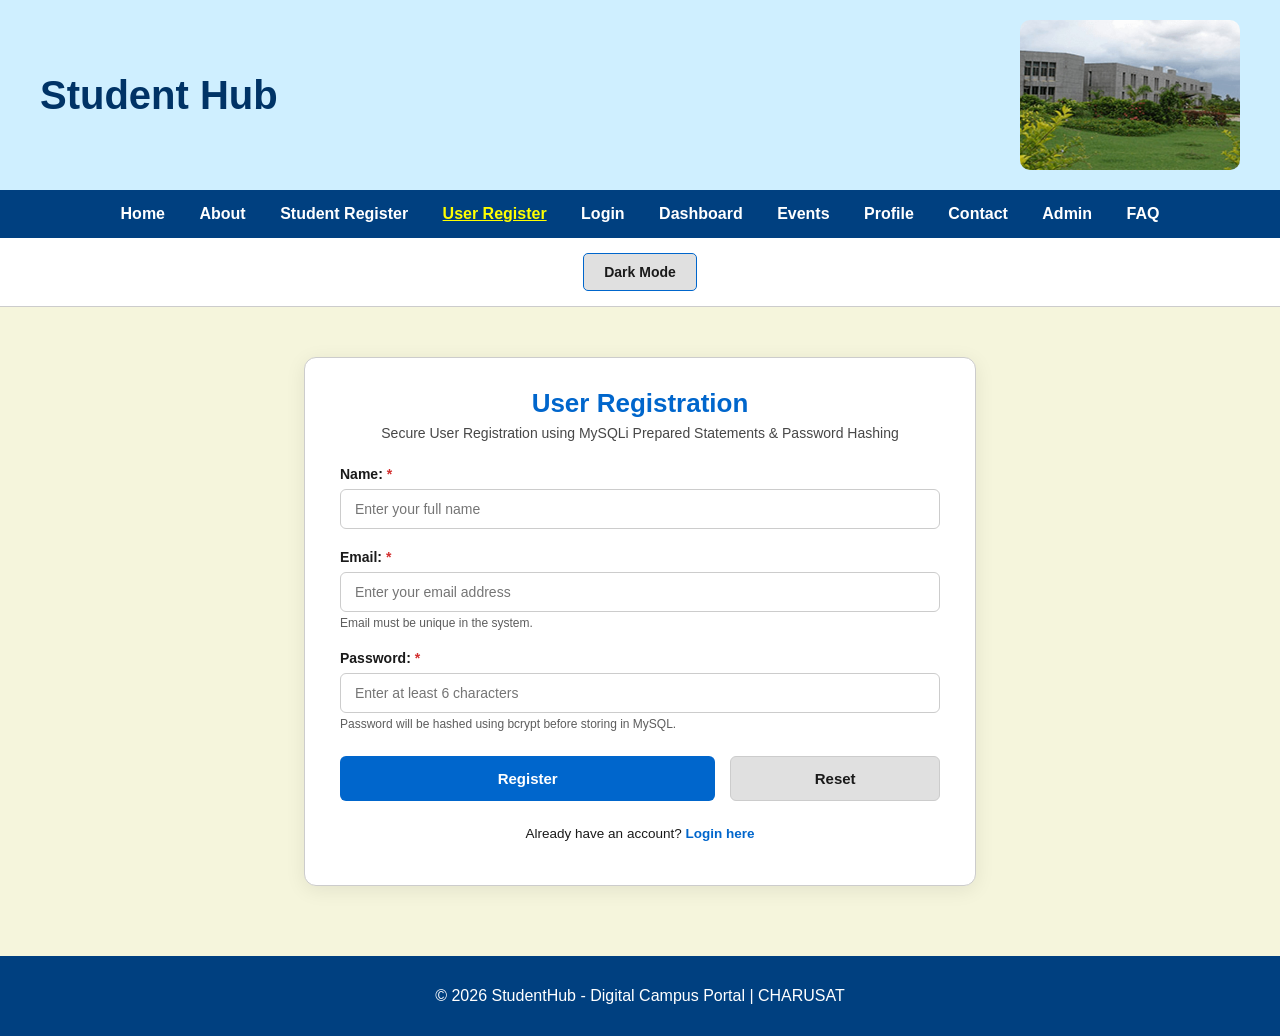
<file: pages/register_user.html>
<!DOCTYPE html>
<html lang="en">

<head>
    <meta charset="UTF-8">
    <meta name="viewport" content="width=device-width, initial-scale=1.0">
    <title>StudentHub - User Registration</title>
    <link rel="icon" type="image/png" href="../docs/sitemap.png">
    <link rel="stylesheet" href="../css/style.css">
</head>

<body>

    <!-- Header -->
    <header>
        <div class="heading-group">
            <h1>Student Hub</h1>

            <img
                src="../docs/campus.jpg"
                alt="StudentHub Campus"
                class="heading-img"
            >
        </div>
    </header>

    <!-- Navigation Bar -->
    <nav class="nav-container">
        <a href="index.html">Home</a>
        <a href="about.html">About</a>
        <a href="register.html">Student Register</a>
        <a href="register_user.html" class="active">User Register</a>
        <a href="login.php">Login</a>
        <a href="dashboard.php">Dashboard</a>
        <a href="events.html">Events</a>
        <a href="profile.html">Profile</a>
        <a href="contact.html">Contact</a>
        <a href="admin.html">Admin</a>
        <a href="faq.html">FAQ</a>
    </nav>

    <!-- Action Bar with Dark Mode Toggle -->
    <div class="action-bar-container">
        <div class="action-bar">
            <button id="theme-toggle" class="action-btn">
                Dark Mode
            </button>
        </div>
    </div>

    <!-- Main Registration Section -->
    <main>
        <section class="registration-card" style="max-width: 600px;">
            <h2>User Registration</h2>
            <p class="form-subtitle">Secure User Registration using MySQLi Prepared Statements &amp; Password Hashing</p>

            <form action="../php/process_user_registration.php" method="POST">
                <!-- Name -->
                <div class="form-group">
                    <label for="userName" class="form-label">
                        Name: <span class="required-star">*</span>
                    </label>
                    <input
                        type="text"
                        id="userName"
                        name="name"
                        class="form-control"
                        placeholder="Enter your full name"
                        autocomplete="name"
                        required>
                </div>

                <!-- Email -->
                <div class="form-group">
                    <label for="userEmail" class="form-label">
                        Email: <span class="required-star">*</span>
                    </label>
                    <input
                        type="email"
                        id="userEmail"
                        name="email"
                        class="form-control"
                        placeholder="Enter your email address"
                        autocomplete="email"
                        required>
                    <span class="field-hint">Email must be unique in the system.</span>
                </div>

                <!-- Password -->
                <div class="form-group">
                    <label for="userPassword" class="form-label">
                        Password: <span class="required-star">*</span>
                    </label>
                    <input
                        type="password"
                        id="userPassword"
                        name="password"
                        class="form-control"
                        placeholder="Enter at least 6 characters"
                        minlength="6"
                        autocomplete="new-password"
                        required>
                    <span class="field-hint">Password will be hashed using bcrypt before storing in MySQL.</span>
                </div>

                <!-- Submit Button -->
                <div class="form-buttons-row">
                    <button type="submit" class="btn-primary-submit">
                        Register
                    </button>
                    <button type="reset" class="btn-secondary-reset">
                        Reset
                    </button>
                </div>
            </form>

            <p style="text-align: center; margin-top: 25px; font-size: 13.5px;">
                Already have an account? <a href="login.php" style="color: var(--accent-color); font-weight: bold; text-decoration: none;">Login here</a>
            </p>
        </section>
    </main>

    <!-- Footer -->
    <footer>
        <p>&copy; 2026 StudentHub - Digital Campus Portal | CHARUSAT</p>
    </footer>

    <!-- Shared Portal Scripts -->
    <script src="../js/script.js"></script>

</body>

</html>
</file>
<file: css/style.css>
:root {
    --bg-color: #f5f5dc;
    --card-bg: #ffffff;
    --text-color: #1a1a1a;
    --accent-color: #0066cc;
    --button-bg: #e0e0e0;

    --header-bg: #cfefff;
    --header-title: #003366;

    --nav-bg: #004080;
    --nav-link: #ffffff;
    --nav-hover: yellow;

    --border-color: #ccc;

    /* Validation Colors */
    --error-color: #d32f2f;
    --error-bg: #ffebee;
    --success-color: #2e7d32;
    --success-bg: #e8f5e9;
    --warning-color: #f57c00;
}


/* DARK THEME */

[data-theme="dark"] {
    --bg-color: #121212;
    --card-bg: #1e1e1e;
    --text-color: #f5f5f5;
    --accent-color: #4da6ff;
    --button-bg: #2a2a2a;

    --header-bg: #1a2635;
    --header-title: #cfefff;

    --nav-bg: #0d1b2a;
    --nav-link: #e0e0e0;
    --nav-hover: #4da6ff;

    --border-color: #444444;

    /* Dark Mode Validation Colors */
    --error-color: #ff6b6b;
    --error-bg: #3a1c1c;
    --success-color: #51cf66;
    --success-bg: #1c3a22;
    --warning-color: #ffd43b;
}


/* BODY */

body {
    font-family: Arial, sans-serif;
    margin: 0;

    background-color: var(--bg-color);
    color: var(--text-color);

    transition:
        background-color 0.3s ease,
        color 0.3s ease;
}


/* HEADER */

header {
    background-color: var(--header-bg);
    padding: 20px 40px;

    transition: background-color 0.3s ease;
}

.heading-group {
    display: flex;
    justify-content: space-between;
    align-items: center;
}

.heading-group h1 {
    font-size: 40px;
    color: var(--header-title);
    margin: 0;
}

.heading-img {
    width: 220px;
    height: 150px;

    object-fit: cover;

    border-radius: 10px;
}


/* HELLO TEXT */

#yug {
    margin: 20px 40px;
}


/* NAVIGATION */

.nav-container {
    background-color: var(--nav-bg);

    padding: 15px;

    text-align: center;

    transition: background-color 0.3s ease;
}

.nav-container a {
    color: var(--nav-link);

    text-decoration: none;

    margin: 0 15px;

    font-weight: bold;
}

.nav-container a:hover {
    color: var(--nav-hover);
}


/* NOTIFICATION */

#notification {
    background-color: var(--nav-bg);

    color: white;

    padding: 12px 20px;

    display: flex;

    justify-content: center;

    align-items: center;

    gap: 20px;
}

#closeBtn {
    background-color: transparent;

    color: white;

    border: 1px solid white;

    padding: 6px 14px;

    border-radius: 5px;

    cursor: pointer;
}

#closeBtn:hover {
    background-color: white;

    color: var(--nav-bg);
}


/* ACTION BAR & CONTROLS */

.action-bar-container {
    background-color: var(--card-bg);

    padding: 15px 30px;

    border-bottom: 1px solid var(--border-color);

    text-align: center;

    transition: background-color 0.3s ease;
}

.quick-info-text {
    font-size: 15px;

    color: var(--text-color);

    margin: 0 0 12px 0;

    font-weight: 500;
}

.action-bar {
    display: flex;

    justify-content: center;

    align-items: center;

    gap: 15px;

    flex-wrap: wrap;
}

.action-btn,
#theme-toggle {
    background-color: var(--button-bg);

    color: var(--text-color);

    border: 1px solid var(--accent-color);

    padding: 10px 20px;

    border-radius: 6px;

    font-weight: bold;

    font-size: 14px;

    cursor: pointer;

    transition: all 0.2s ease;
}

.action-btn:hover,
#theme-toggle:hover {
    background-color: var(--nav-bg);

    color: white;

    transform: translateY(-2px);
}


/* MAIN */

main {
    padding: 30px;
}


/* CARDS */

section,
article,
aside {
    background: var(--card-bg);

    color: var(--text-color);

    padding: 20px;

    margin-bottom: 20px;

    border: 1px solid var(--border-color);

    border-radius: 8px;

    transition:
        background 0.3s ease,
        border-color 0.3s ease,
        color 0.3s ease;
}


/* IMAGE SLIDER */

.image-slider {
    text-align: center;
}

.image-slider h2 {
    margin-bottom: 20px;
}

.slider-container {
    display: flex;

    align-items: center;

    justify-content: center;

    gap: 20px;
}

.slider-container img {
    width: 700px;

    height: 400px;

    object-fit: contain;

    background-color: var(--card-bg);

    border-radius: 12px;

    border: 2px solid var(--border-color);

    transition: opacity 0.3s ease;
}


/* SLIDER BUTTONS */

.slider-container button {
    background-color: var(--nav-bg);

    color: white;

    border: none;

    font-size: 30px;

    width: 45px;

    height: 45px;

    border-radius: 50%;

    cursor: pointer;
}

.slider-container button:hover {
    opacity: 0.8;
}


/* THEME BUTTON */

#theme-toggle {
    background-color: var(--button-bg);

    color: var(--text-color);

    border: 1px solid var(--accent-color);

    padding: 10px 20px;

    border-radius: 5px;

    cursor: pointer;

    transition: all 0.2s ease;
}

#theme-toggle:hover {
    background-color: var(--nav-bg);

    color: white;

    transform: scale(1.02);
}


/* FEATURE CARDS GRID */

.feature-cards-grid {
    display: grid;
    grid-template-columns: repeat(auto-fit, minmax(280px, 1fr));
    gap: 20px;
    margin-top: 15px;
}

.feature-box {
    background: var(--bg-color);
    padding: 18px;
    border-radius: 8px;
    border: 1px solid var(--border-color);
    transition: transform 0.2s ease;
}

.feature-box:hover {
    transform: translateY(-3px);
}

.feature-box h3 {
    margin-top: 0;
    font-size: 18px;
    color: var(--accent-color);
}

/* EVENT ITEMS */

.event-item {
    background: var(--bg-color);
    padding: 16px;
    margin-bottom: 15px;
    border-left: 4px solid var(--accent-color);
    border-radius: 4px;
}

.event-item h3 {
    margin-top: 0;
    margin-bottom: 8px;
}

/* GUIDELINES & NOTICES */

.guidelines-section ul {
    line-height: 1.8;
    padding-left: 20px;
}

.notices-section ol li {
    margin-bottom: 12px;
    line-height: 1.6;
}

/* QUICK CONTACT BOX */

.quick-contact-box {
    border-top: 3px solid var(--accent-color);
}


/* FOOTER */

footer {
    background-color: var(--nav-bg);

    color: var(--nav-link);

    text-align: center;

    padding: 15px;

    transition: background-color 0.3s ease;
}


/* MOBILE RESPONSIVE */

@media (max-width: 768px) {

    .heading-group {
        flex-direction: column;

        gap: 15px;
    }

    .heading-group h1 {
        font-size: 30px;
    }

    .nav-container a {
        display: inline-block;

        margin: 8px;
    }

    .slider-container img {
        width: 80%;

        height: 250px;
    }

    .slider-container {
        gap: 5px;
    }

}


/* ========================================
   PRACTICAL 5: REGISTRATION FORM STYLING
   ======================================== */

.registration-card {
    max-width: 660px;
    margin: 20px auto 40px auto;
    background-color: var(--card-bg);
    border: 1px solid var(--border-color);
    border-radius: 12px;
    padding: 30px 35px;
    box-shadow: 0 4px 20px rgba(0, 0, 0, 0.08);
    transition: background-color 0.3s ease, border-color 0.3s ease;
}

.registration-card h2 {
    text-align: center;
    color: var(--accent-color);
    margin-top: 0;
    margin-bottom: 6px;
    font-size: 26px;
}

.form-subtitle {
    text-align: center;
    font-size: 14px;
    opacity: 0.8;
    margin-top: 0;
    margin-bottom: 25px;
    color: var(--text-color);
}

/* Form Alerts / Feedback */
.form-alert {
    padding: 12px 16px;
    border-radius: 8px;
    margin-bottom: 22px;
    font-size: 14px;
    font-weight: 500;
    line-height: 1.5;
    display: none;
}

.form-alert.alert-success {
    background-color: var(--success-bg);
    color: var(--success-color);
    border: 1px solid var(--success-color);
    display: block;
}

.form-alert.alert-error {
    background-color: var(--error-bg);
    color: var(--error-color);
    border: 1px solid var(--error-color);
    display: block;
}

/* Form Group */
.form-group {
    display: flex;
    flex-direction: column;
    margin-bottom: 20px;
    position: relative;
}

.form-label,
fieldset legend {
    font-weight: 600;
    font-size: 14px;
    margin-bottom: 7px;
    color: var(--text-color);
    display: flex;
    align-items: center;
}

.required-star {
    color: var(--error-color);
    margin-left: 4px;
    font-weight: bold;
}

/* Inputs and Selects */
.form-control {
    width: 100%;
    box-sizing: border-box;
    padding: 11px 14px;
    font-size: 14px;
    font-family: inherit;
    border-radius: 6px;
    border: 1px solid var(--border-color);
    background-color: var(--card-bg);
    color: var(--text-color);
    transition: border-color 0.2s ease, box-shadow 0.2s ease;
}

.form-control:focus {
    outline: none;
    border-color: var(--accent-color);
    box-shadow: 0 0 0 3px rgba(0, 102, 204, 0.18);
}

[data-theme="dark"] .form-control:focus {
    box-shadow: 0 0 0 3px rgba(77, 166, 255, 0.25);
}

/* Error and Success input states */
.form-control.input-error {
    border-color: var(--error-color) !important;
    background-color: rgba(211, 47, 47, 0.03);
}

.form-control.input-error:focus {
    box-shadow: 0 0 0 3px rgba(211, 47, 47, 0.2) !important;
}

.form-control.input-success {
    border-color: var(--success-color) !important;
}

/* Error message label */
.error-msg {
    color: var(--error-color);
    font-size: 12.5px;
    margin-top: 5px;
    font-weight: 500;
    display: none;
    line-height: 1.4;
}

.error-msg.visible {
    display: block;
}

.field-hint {
    font-size: 12px;
    opacity: 0.7;
    margin-top: 4px;
    color: var(--text-color);
}

/* Password wrapper & Toggle button */
.password-field-wrapper {
    position: relative;
    display: flex;
    align-items: center;
}

.password-field-wrapper .form-control {
    padding-right: 70px;
}

.toggle-password-btn {
    position: absolute;
    right: 8px;
    background: transparent;
    border: none;
    color: var(--text-color);
    opacity: 0.7;
    cursor: pointer;
    font-size: 13px;
    padding: 6px 8px;
    border-radius: 4px;
}

.toggle-password-btn:hover {
    opacity: 1;
    background-color: var(--button-bg);
}

/* Password Strength Meter */
.password-strength-container {
    margin-top: 8px;
}

.strength-bar-track {
    height: 6px;
    background-color: var(--button-bg);
    border-radius: 4px;
    overflow: hidden;
    margin-bottom: 5px;
}

.strength-bar-fill {
    height: 100%;
    width: 0%;
    border-radius: 4px;
    transition: width 0.3s ease, background-color 0.3s ease;
}

.strength-label-row {
    display: flex;
    justify-content: space-between;
    font-size: 12px;
    font-weight: 600;
    color: var(--text-color);
}

/* Password criteria breakdown */
.password-criteria {
    margin-top: 8px;
    padding: 10px 12px;
    background-color: var(--bg-color);
    border: 1px solid var(--border-color);
    border-radius: 6px;
    font-size: 12px;
    list-style: none;
    display: grid;
    grid-template-columns: 1fr 1fr;
    gap: 6px;
}

.criterion-item {
    display: flex;
    align-items: center;
    gap: 6px;
    color: var(--text-color);
    opacity: 0.65;
    transition: color 0.2s ease, opacity 0.2s ease;
}

.criterion-item.met {
    color: var(--success-color);
    opacity: 1;
    font-weight: 600;
}

/* Fieldset for Gender */
fieldset.gender-fieldset {
    border: 1px solid var(--border-color);
    border-radius: 8px;
    padding: 14px 18px;
    margin-bottom: 20px;
}

fieldset.gender-fieldset.fieldset-error {
    border-color: var(--error-color);
}

.radio-options-row {
    display: flex;
    gap: 25px;
    margin-top: 6px;
    flex-wrap: wrap;
}

.radio-label {
    display: flex;
    align-items: center;
    gap: 8px;
    cursor: pointer;
    font-size: 14px;
    font-weight: 500;
    color: var(--text-color);
}

.radio-label input[type="radio"],
.checkbox-label input[type="checkbox"] {
    accent-color: var(--accent-color);
    cursor: pointer;
    width: 17px;
    height: 17px;
}

/* Terms Checkbox */
.checkbox-label {
    display: flex;
    align-items: flex-start;
    gap: 10px;
    cursor: pointer;
    font-size: 14px;
    color: var(--text-color);
    line-height: 1.4;
}

/* CAPTCHA Styles */
.captcha-box {
    display: flex;
    align-items: center;
    gap: 12px;
    margin-bottom: 10px;
    flex-wrap: wrap;
}

#captchaCanvas {
    border: 1px solid var(--border-color);
    border-radius: 6px;
    background-color: #ffffff;
    box-shadow: inset 0 0 5px rgba(0, 0, 0, 0.05);
}

.refresh-captcha-btn {
    background-color: var(--button-bg);
    color: var(--text-color);
    border: 1px solid var(--border-color);
    padding: 9px 14px;
    border-radius: 6px;
    font-size: 13px;
    font-weight: 600;
    cursor: pointer;
    display: inline-flex;
    align-items: center;
    gap: 6px;
    transition: background-color 0.2s ease;
}

.refresh-captcha-btn:hover {
    background-color: var(--accent-color);
    color: white;
}

/* Form Action Buttons */
.form-buttons-row {
    display: flex;
    gap: 15px;
    margin-top: 25px;
}

.btn-primary-submit {
    flex: 2;
    background-color: var(--accent-color);
    color: white;
    border: none;
    padding: 13px 20px;
    font-size: 15px;
    font-weight: bold;
    border-radius: 6px;
    cursor: pointer;
    transition: opacity 0.2s ease, transform 0.1s ease;
}

.btn-primary-submit:hover {
    opacity: 0.92;
    transform: translateY(-1px);
}

.btn-secondary-reset {
    flex: 1;
    background-color: var(--button-bg);
    color: var(--text-color);
    border: 1px solid var(--border-color);
    padding: 13px 20px;
    font-size: 15px;
    font-weight: bold;
    border-radius: 6px;
    cursor: pointer;
    transition: background-color 0.2s ease;
}

.btn-secondary-reset:hover {
    background-color: var(--border-color);
}

.nav-container a.active {
    color: var(--nav-hover);
    text-decoration: underline;
}

@media (max-width: 600px) {
    .registration-card {
        padding: 20px 16px;
    }

    .form-buttons-row {
        flex-direction: column;
    }

    .password-criteria {
        grid-template-columns: 1fr;
    }
}


/* ========================================================
   PRACTICAL 6: DYNAMIC DATA RENDERING, FILTERS & PAGINATION
   ======================================================== */

/* Tab Navigation */
.view-tabs {
    display: flex;
    gap: 10px;
    margin-bottom: 25px;
    flex-wrap: wrap;
}

.tab-btn {
    background-color: var(--card-bg);
    color: var(--text-color);
    border: 2px solid var(--border-color);
    padding: 10px 20px;
    border-radius: 8px;
    font-size: 15px;
    font-weight: 600;
    cursor: pointer;
    transition: all 0.2s ease;
}

.tab-btn:hover {
    border-color: var(--accent-color);
    color: var(--accent-color);
}

.tab-btn.active {
    background-color: var(--accent-color);
    border-color: var(--accent-color);
    color: #ffffff;
}

/* Cache & Status Bar */
.status-bar {
    display: flex;
    justify-content: space-between;
    align-items: center;
    background-color: var(--card-bg);
    border: 1px solid var(--border-color);
    border-radius: 8px;
    padding: 12px 18px;
    margin-bottom: 20px;
    flex-wrap: wrap;
    gap: 10px;
}

.cache-badge {
    display: inline-flex;
    align-items: center;
    gap: 7px;
    font-size: 13px;
    font-weight: 600;
    padding: 5px 12px;
    border-radius: 20px;
    background-color: var(--button-bg);
    color: var(--text-color);
}

.cache-badge.live {
    background-color: var(--success-bg);
    color: var(--success-color);
    border: 1px solid var(--success-color);
}

.cache-badge.cached {
    background-color: #fff3cd;
    color: #856404;
    border: 1px solid #ffeeba;
}

[data-theme="dark"] .cache-badge.cached {
    background-color: #3d320b;
    color: #ffe082;
    border-color: #6d5b12;
}

.cache-btn {
    background-color: var(--button-bg);
    color: var(--text-color);
    border: 1px solid var(--border-color);
    padding: 6px 14px;
    border-radius: 6px;
    font-size: 13px;
    font-weight: 600;
    cursor: pointer;
    transition: all 0.2s ease;
}

.cache-btn:hover {
    background-color: var(--accent-color);
    color: #ffffff;
}

/* Filter Toolbar */
.toolbar-card {
    background-color: var(--card-bg);
    border: 1px solid var(--border-color);
    border-radius: 10px;
    padding: 20px;
    margin-bottom: 25px;
    box-shadow: 0 2px 10px rgba(0, 0, 0, 0.05);
}

.toolbar-grid {
    display: grid;
    grid-template-columns: 2fr 1fr 1fr 1fr auto;
    gap: 15px;
    align-items: end;
}

.toolbar-group {
    display: flex;
    flex-direction: column;
}

.toolbar-group label {
    font-size: 13px;
    font-weight: 600;
    margin-bottom: 6px;
    color: var(--text-color);
}

.toolbar-input,
.toolbar-select {
    padding: 9px 12px;
    font-size: 14px;
    border: 1px solid var(--border-color);
    border-radius: 6px;
    background-color: var(--card-bg);
    color: var(--text-color);
    outline: none;
    transition: border-color 0.2s ease;
}

.toolbar-input:focus,
.toolbar-select:focus {
    border-color: var(--accent-color);
}

.btn-reset-filters {
    background-color: var(--button-bg);
    color: var(--text-color);
    border: 1px solid var(--border-color);
    padding: 9px 16px;
    font-size: 14px;
    font-weight: 600;
    border-radius: 6px;
    cursor: pointer;
    white-space: nowrap;
    transition: all 0.2s ease;
}

.btn-reset-filters:hover {
    background-color: var(--border-color);
}

/* Dependent Dropdowns Container (Intermediate Extension) */
.dependent-dropdowns-section {
    margin-top: 15px;
    padding-top: 15px;
    border-top: 1px dashed var(--border-color);
}

.dependent-title {
    font-size: 13px;
    font-weight: bold;
    color: var(--accent-color);
    margin-bottom: 10px;
    display: flex;
    align-items: center;
    gap: 6px;
}

.dependent-grid {
    display: grid;
    grid-template-columns: 1fr 1fr 1fr;
    gap: 15px;
}

/* Data Cards Grid */
.data-grid {
    display: grid;
    grid-template-columns: repeat(auto-fill, minmax(310px, 1fr));
    gap: 20px;
    margin-bottom: 30px;
}

/* Event Card */
.event-card {
    background-color: var(--card-bg);
    border: 1px solid var(--border-color);
    border-radius: 10px;
    padding: 20px;
    display: flex;
    flex-direction: column;
    justify-content: space-between;
    transition: transform 0.2s ease, box-shadow 0.2s ease;
}

.event-card:hover {
    transform: translateY(-3px);
    box-shadow: 0 6px 18px rgba(0, 0, 0, 0.1);
}

.event-card-header {
    display: flex;
    justify-content: space-between;
    align-items: flex-start;
    gap: 10px;
    margin-bottom: 12px;
}

.event-badge {
    font-size: 12px;
    font-weight: bold;
    padding: 4px 10px;
    border-radius: 20px;
    background-color: var(--header-bg);
    color: var(--header-title);
    white-space: nowrap;
}

.event-status {
    font-size: 11px;
    font-weight: 600;
    padding: 3px 8px;
    border-radius: 12px;
    background-color: var(--success-bg);
    color: var(--success-color);
}

.event-card h3 {
    margin: 0 0 10px 0;
    font-size: 18px;
    color: var(--text-color);
    line-height: 1.4;
}

.event-meta {
    font-size: 13px;
    color: var(--text-color);
    opacity: 0.85;
    margin-bottom: 12px;
    display: flex;
    flex-direction: column;
    gap: 5px;
}

.event-meta-item {
    display: flex;
    align-items: center;
    gap: 7px;
}

.event-desc {
    font-size: 13.5px;
    line-height: 1.5;
    color: var(--text-color);
    opacity: 0.9;
    margin-bottom: 18px;
    flex-grow: 1;
}

.event-footer {
    display: flex;
    justify-content: space-between;
    align-items: center;
    padding-top: 12px;
    border-top: 1px solid var(--border-color);
    font-size: 12.5px;
}

.btn-card-action {
    background-color: var(--accent-color);
    color: #ffffff;
    border: none;
    padding: 7px 14px;
    border-radius: 6px;
    font-size: 13px;
    font-weight: 600;
    cursor: pointer;
    transition: opacity 0.2s ease;
}

.btn-card-action:hover {
    opacity: 0.9;
}

/* Student Profile Card */
.student-card {
    background-color: var(--card-bg);
    border: 1px solid var(--border-color);
    border-radius: 10px;
    padding: 20px;
    display: flex;
    flex-direction: column;
    justify-content: space-between;
    transition: transform 0.2s ease;
}

.student-card:hover {
    transform: translateY(-3px);
}

.student-card-header {
    display: flex;
    align-items: center;
    gap: 15px;
    margin-bottom: 15px;
}

.student-avatar {
    width: 48px;
    height: 48px;
    border-radius: 50%;
    background-color: var(--accent-color);
    color: #ffffff;
    display: flex;
    align-items: center;
    justify-content: center;
    font-size: 18px;
    font-weight: bold;
}

.student-info h3 {
    margin: 0 0 4px 0;
    font-size: 17px;
    color: var(--text-color);
}

.student-roll {
    font-size: 12px;
    font-weight: 600;
    color: var(--accent-color);
}

.student-details {
    font-size: 13px;
    display: grid;
    grid-template-columns: 1fr 1fr;
    gap: 8px;
    margin-bottom: 15px;
    background-color: var(--bg-color);
    padding: 10px;
    border-radius: 6px;
}

.student-location {
    font-size: 12.5px;
    color: var(--text-color);
    opacity: 0.85;
    margin-bottom: 10px;
}

.cgpa-pill {
    display: inline-block;
    padding: 2px 8px;
    border-radius: 12px;
    font-size: 12px;
    font-weight: bold;
    background-color: var(--success-bg);
    color: var(--success-color);
}

/* FAQ Accordion Item */
.faq-list {
    display: flex;
    flex-direction: column;
    gap: 12px;
    margin-bottom: 30px;
}

.faq-card {
    background-color: var(--card-bg);
    border: 1px solid var(--border-color);
    border-radius: 8px;
    overflow: hidden;
    transition: border-color 0.2s ease;
}

.faq-header {
    padding: 16px 20px;
    display: flex;
    justify-content: space-between;
    align-items: center;
    cursor: pointer;
    font-weight: 600;
    font-size: 15px;
    color: var(--text-color);
    background-color: var(--card-bg);
}

.faq-header:hover {
    background-color: var(--bg-color);
}

.faq-icon {
    font-size: 18px;
    transition: transform 0.2s ease;
}

.faq-card.open .faq-icon {
    transform: rotate(180deg);
}

.faq-body {
    padding: 0 20px 16px 20px;
    font-size: 14px;
    line-height: 1.6;
    color: var(--text-color);
    opacity: 0.9;
    display: none;
    border-top: 1px solid var(--border-color);
}

.faq-card.open .faq-body {
    display: block;
}

/* Loading & Empty State */
.loading-box,
.empty-box,
.error-box {
    text-align: center;
    padding: 40px 20px;
    background-color: var(--card-bg);
    border: 1px solid var(--border-color);
    border-radius: 10px;
    margin-bottom: 30px;
}

.spinner {
    width: 40px;
    height: 40px;
    margin: 0 auto 15px auto;
    border: 4px solid var(--border-color);
    border-top: 4px solid var(--accent-color);
    border-radius: 50%;
    animation: spin 0.8s linear infinite;
}

@keyframes spin {
    0% { transform: rotate(0deg); }
    100% { transform: rotate(360deg); }
}

.error-box {
    border-color: var(--error-color);
    background-color: var(--error-bg);
    color: var(--error-color);
}

/* Pagination Controls */
.pagination-container {
    display: flex;
    justify-content: space-between;
    align-items: center;
    background-color: var(--card-bg);
    border: 1px solid var(--border-color);
    border-radius: 8px;
    padding: 12px 20px;
    margin-top: 20px;
    flex-wrap: wrap;
    gap: 15px;
}

.pagination-info {
    font-size: 13.5px;
    font-weight: 500;
    color: var(--text-color);
}

.pagination-buttons {
    display: flex;
    gap: 6px;
    align-items: center;
}

.page-btn {
    min-width: 34px;
    height: 34px;
    padding: 0 8px;
    border: 1px solid var(--border-color);
    background-color: var(--card-bg);
    color: var(--text-color);
    border-radius: 6px;
    font-size: 13px;
    font-weight: 600;
    cursor: pointer;
    transition: all 0.2s ease;
}

.page-btn:hover:not(:disabled) {
    background-color: var(--accent-color);
    color: #ffffff;
    border-color: var(--accent-color);
}

.page-btn.active {
    background-color: var(--accent-color);
    color: #ffffff;
    border-color: var(--accent-color);
}

.page-btn:disabled {
    opacity: 0.4;
    cursor: not-allowed;
}

@media (max-width: 900px) {
    .toolbar-grid {
        grid-template-columns: 1fr 1fr;
    }
    .dependent-grid {
        grid-template-columns: 1fr;
    }
}

@media (max-width: 600px) {
    .toolbar-grid {
        grid-template-columns: 1fr;
    }
    .status-bar,
    .pagination-container {
        flex-direction: column;
        align-items: stretch;
        text-align: center;
    }
    .pagination-buttons {
        justify-content: center;
    }
}
</file>
